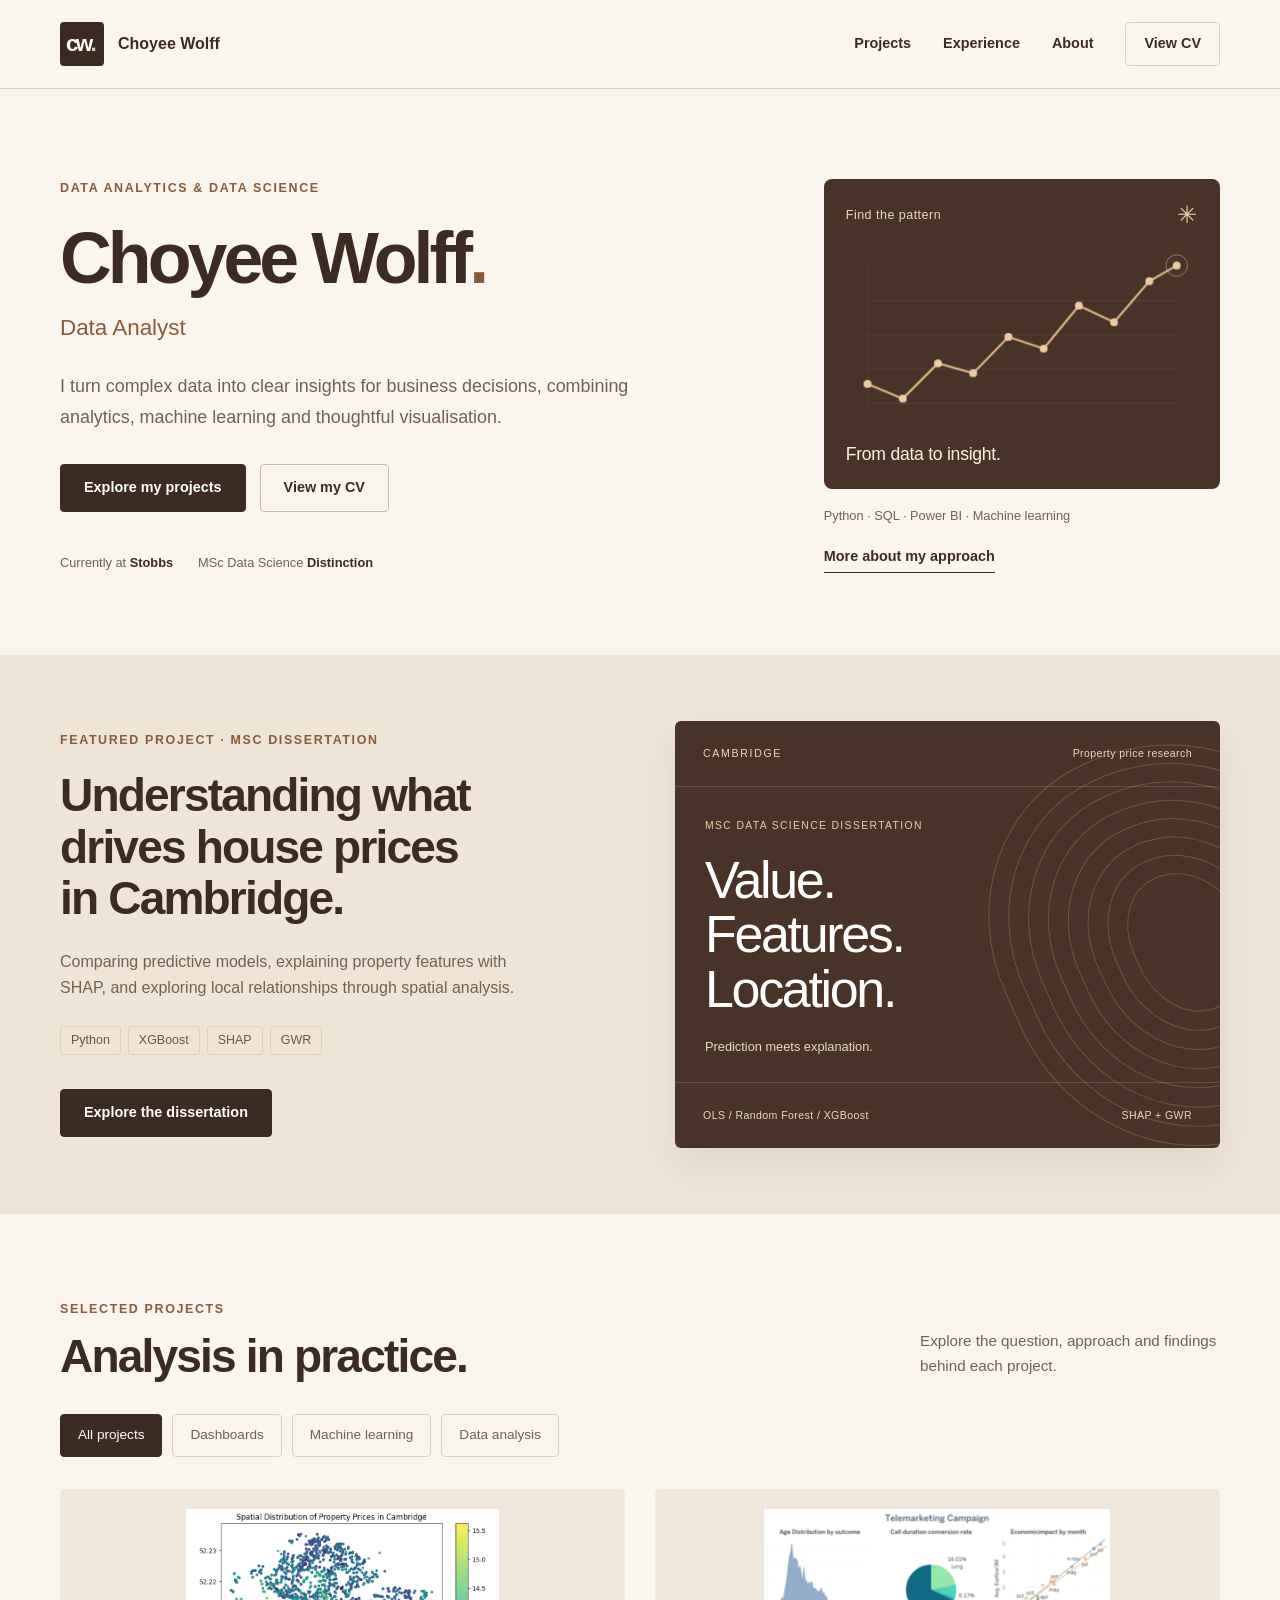
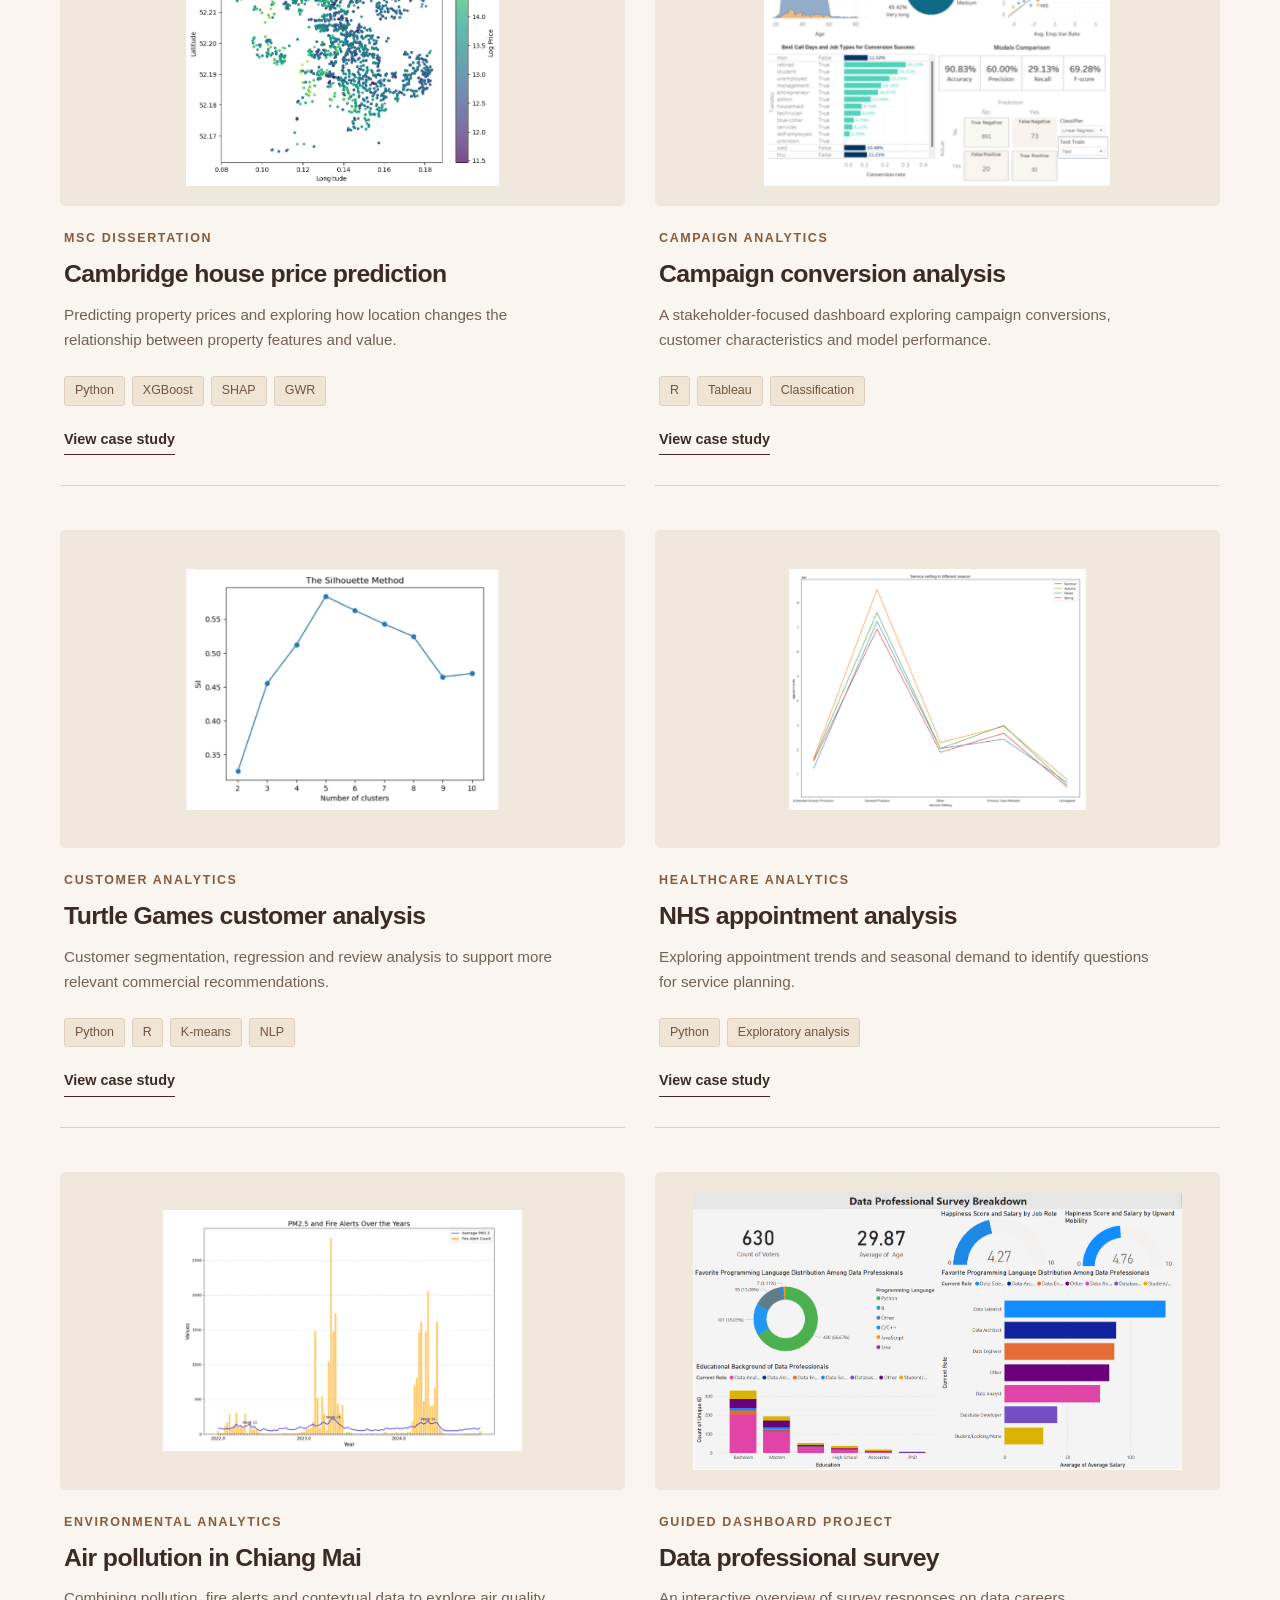
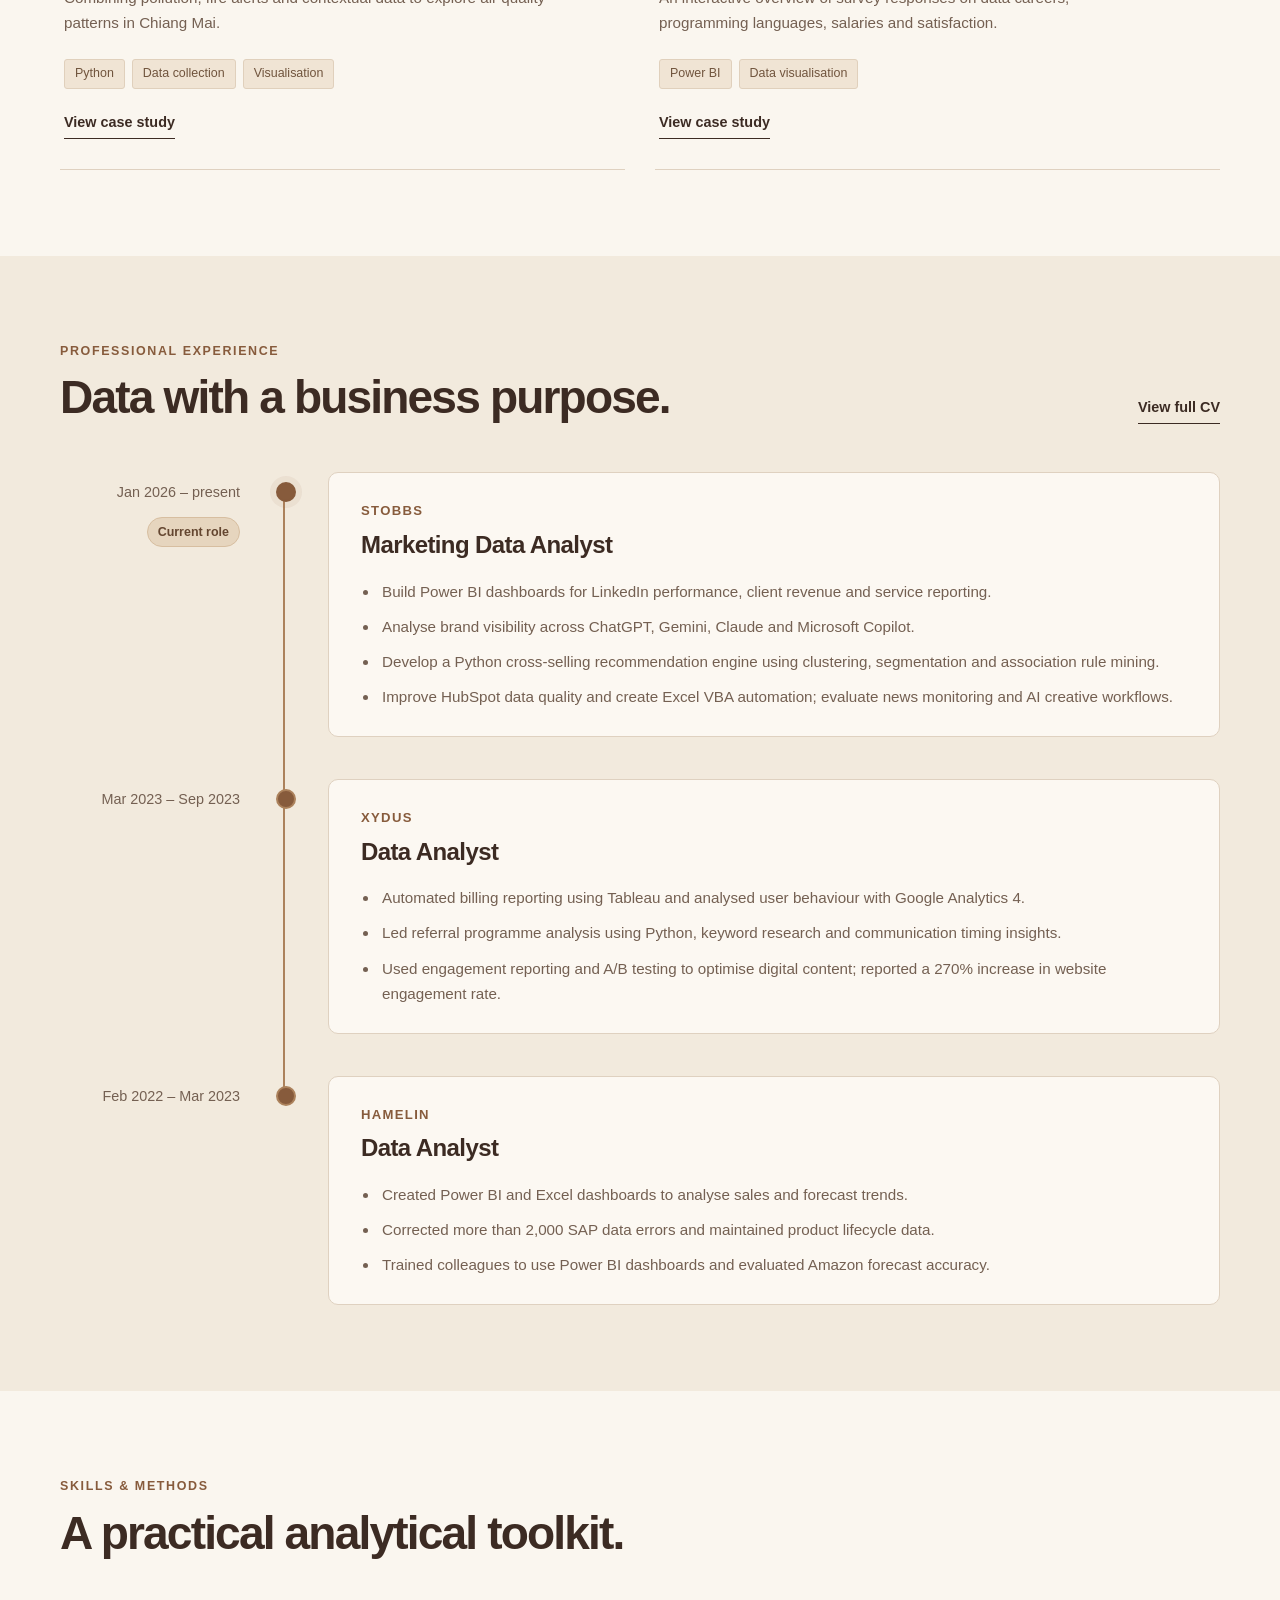
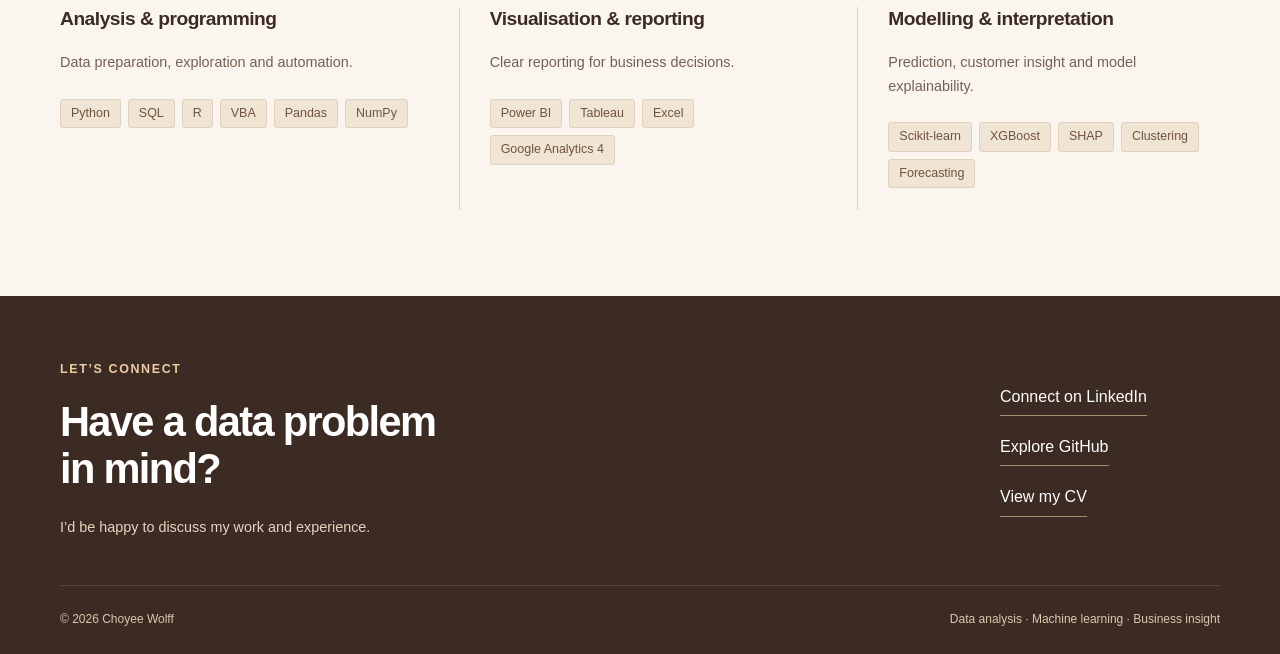
<file: index.html>
<!doctype html><html lang="en"><head><meta charset="utf-8"><meta name="viewport" content="width=device-width,initial-scale=1"><title>Data Analyst &amp; Data Science Portfolio | Choyee Wolff</title><meta name="description" content="I am a Data Analyst at Stobbs and an MSc Data Science graduate with Distinction. Explore my projects in analytics, machine learning and visualisation."><meta name="theme-color" content="#3c2b23"><link rel="icon" href="assets/favicon.svg" type="image/svg+xml"><link rel="stylesheet" href="assets/portfolio.css"><script src="assets/portfolio.js" defer></script></head><body><a class="skip" href="#main">Skip to content</a><header class="site-header"><div class="container nav-wrap"><a class="brand" href="index.html" aria-label="Choyee Wolff home"><span class="monogram" aria-hidden="true">cw<span>.</span></span><span>Choyee Wolff</span></a><nav aria-label="Main navigation"><a  href="index.html#projects">Projects</a><a  href="index.html#experience">Experience</a><a  href="about_me.html">About</a><a class="nav-cv"  href="cv.html">View CV</a></nav></div></header><main id="main"><section class="hero container"><div class="hero-copy"><p class="eyebrow">Data analytics &amp; data science</p><h1>Choyee Wolff<span class="title-dot">.</span></h1><p class="hero-role">Data Analyst</p><p class="hero-description">I turn complex data into clear insights for business decisions, combining analytics, machine learning and thoughtful visualisation.</p><div class="actions"><a class="button" href="#projects">Explore my projects</a><a class="button secondary" href="cv.html">View my CV</a></div><div class="hero-note"><span>Currently at <strong>Stobbs</strong></span><span>MSc Data Science <strong>Distinction</strong></span></div></div><aside class="hero-aside insight-aside"><div class="insight-art" aria-hidden="true"><div class="insight-art-label"><span>Find the pattern</span><span class="insight-spark">✳</span></div><svg class="insight-chart" viewBox="0 0 360 190" fill="none"><path class="insight-grid" d="M22 25V165H340M22 60H340M22 95H340M22 130H340"/><path class="insight-line" pathLength="1" d="M22 145L58 160L94 124L130 134L166 97L202 109L238 65L274 82L310 40L338 24"/><circle class="insight-dot" cx="22" cy="145" r="4" style="--dx:28px;--dy:-95px;--delay:0ms"/><circle class="insight-dot" cx="58" cy="160" r="4" style="--dx:222px;--dy:-110px;--delay:35ms"/><circle class="insight-dot" cx="94" cy="124" r="4" style="--dx:10px;--dy:36px;--delay:70ms"/><circle class="insight-dot" cx="130" cy="134" r="4" style="--dx:105px;--dy:-85px;--delay:105ms"/><circle class="insight-dot" cx="166" cy="97" r="4" style="--dx:-116px;--dy:63px;--delay:140ms"/><circle class="insight-dot" cx="202" cy="109" r="4" style="--dx:-118px;--dy:-80px;--delay:175ms"/><circle class="insight-dot" cx="238" cy="65" r="4" style="--dx:77px;--dy:73px;--delay:210ms"/><circle class="insight-dot" cx="274" cy="82" r="4" style="--dx:-100px;--dy:82px;--delay:245ms"/><circle class="insight-dot" cx="310" cy="40" r="4" style="--dx:-120px;--dy:80px;--delay:280ms"/><circle class="insight-dot" cx="338" cy="24" r="4" style="--dx:-225px;--dy:12px;--delay:315ms"/><circle class="insight-ring" cx="338" cy="24" r="11"/></svg><p>From data to insight.</p></div><p class="insight-tools">Python · SQL · Power BI · Machine learning</p><a class="text-link" href="about_me.html">More about my approach</a></aside></section>
<section class="featured-section"><div class="container featured"><div class="featured-copy"><p class="eyebrow">Featured project · MSc dissertation</p><h2>Understanding what<br>drives house prices<br>in Cambridge.</h2><p>Comparing predictive models, explaining property features with SHAP, and exploring local relationships through spatial analysis.</p><ul class="tags" aria-label="Tools and methods"><li>Python</li><li>XGBoost</li><li>SHAP</li><li>GWR</li></ul><a class="button" href="P.cambridge.html">Explore the dissertation</a></div><div class="research-visual" aria-label="Project focus: predictive models, explainability and spatial analysis"><div class="visual-top"><span>CAMBRIDGE</span><span>Property price research</span></div><div class="contours" aria-hidden="true"><i></i><i></i><i></i><i></i><i></i><i></i><i></i><i></i></div><div class="visual-caption"><span>MSc Data Science dissertation</span><strong>Value. <br>Features. <br>Location.</strong><p>Prediction meets explanation.</p></div><div class="visual-bottom"><span>OLS / Random Forest / XGBoost</span><span>SHAP + GWR</span></div></div></div></section>
<section id="projects" class="section container"><div class="section-heading"><div><p class="eyebrow">Selected projects</p><h2>Analysis in practice.</h2></div><p>Explore the question, approach and findings behind each project.</p></div><div class="filters" hidden role="group" aria-label="Filter projects"><button type="button" data-filter="all" aria-pressed="true">All projects</button><button type="button" data-filter="Dashboards" aria-pressed="false">Dashboards</button><button type="button" data-filter="Machine learning" aria-pressed="false">Machine learning</button><button type="button" data-filter="Data analysis" aria-pressed="false">Data analysis</button></div><p class="sr-only" id="filter-status" role="status" aria-live="polite"></p><div class="project-grid"><article class="project-card" data-category="Machine learning"><a class="project-image" href="P.cambridge.html" tabindex="-1" aria-hidden="true"><img src="images/cambridge-prices.png" alt="" loading="lazy" width="800" height="450"></a><div class="project-copy"><p class="eyebrow">MSc dissertation</p><h3><a href="P.cambridge.html">Cambridge house price prediction</a></h3><p>Predicting property prices and exploring how location changes the relationship between property features and value.</p><ul class="tags" aria-label="Tools and methods"><li>Python</li><li>XGBoost</li><li>SHAP</li><li>GWR</li></ul><a class="text-link" href="P.cambridge.html">View case study<span class="sr-only">: Cambridge house price prediction</span></a></div></article><article class="project-card" data-category="Dashboards"><a class="project-image" href="P.telemarketing.html" tabindex="-1" aria-hidden="true"><img src="images/dataV.png" alt="" loading="lazy" width="800" height="450"></a><div class="project-copy"><p class="eyebrow">Campaign analytics</p><h3><a href="P.telemarketing.html">Campaign conversion analysis</a></h3><p>A stakeholder-focused dashboard exploring campaign conversions, customer characteristics and model performance.</p><ul class="tags" aria-label="Tools and methods"><li>R</li><li>Tableau</li><li>Classification</li></ul><a class="text-link" href="P.telemarketing.html">View case study<span class="sr-only">: Campaign conversion analysis</span></a></div></article><article class="project-card" data-category="Machine learning"><a class="project-image" href="P.game.html" tabindex="-1" aria-hidden="true"><img src="images/game4.png" alt="" loading="lazy" width="800" height="450"></a><div class="project-copy"><p class="eyebrow">Customer analytics</p><h3><a href="P.game.html">Turtle Games customer analysis</a></h3><p>Customer segmentation, regression and review analysis to support more relevant commercial recommendations.</p><ul class="tags" aria-label="Tools and methods"><li>Python</li><li>R</li><li>K-means</li><li>NLP</li></ul><a class="text-link" href="P.game.html">View case study<span class="sr-only">: Turtle Games customer analysis</span></a></div></article><article class="project-card" data-category="Data analysis"><a class="project-image" href="P.nhs.html" tabindex="-1" aria-hidden="true"><img src="images/nhs2.png" alt="" loading="lazy" width="800" height="450"></a><div class="project-copy"><p class="eyebrow">Healthcare analytics</p><h3><a href="P.nhs.html">NHS appointment analysis</a></h3><p>Exploring appointment trends and seasonal demand to identify questions for service planning.</p><ul class="tags" aria-label="Tools and methods"><li>Python</li><li>Exploratory analysis</li></ul><a class="text-link" href="P.nhs.html">View case study<span class="sr-only">: NHS appointment analysis</span></a></div></article><article class="project-card" data-category="Data analysis"><a class="project-image" href="P.pollution.html" tabindex="-1" aria-hidden="true"><img src="images/pollution5.png" alt="" loading="lazy" width="800" height="450"></a><div class="project-copy"><p class="eyebrow">Environmental analytics</p><h3><a href="P.pollution.html">Air pollution in Chiang Mai</a></h3><p>Combining pollution, fire alerts and contextual data to explore air quality patterns in Chiang Mai.</p><ul class="tags" aria-label="Tools and methods"><li>Python</li><li>Data collection</li><li>Visualisation</li></ul><a class="text-link" href="P.pollution.html">View case study<span class="sr-only">: Air pollution in Chiang Mai</span></a></div></article><article class="project-card" data-category="Dashboards"><a class="project-image" href="P.alex.html" tabindex="-1" aria-hidden="true"><img src="images/alex1.png" alt="" loading="lazy" width="800" height="450"></a><div class="project-copy"><p class="eyebrow">Guided dashboard project</p><h3><a href="P.alex.html">Data professional survey</a></h3><p>An interactive overview of survey responses on data careers, programming languages, salaries and satisfaction.</p><ul class="tags" aria-label="Tools and methods"><li>Power BI</li><li>Data visualisation</li></ul><a class="text-link" href="P.alex.html">View case study<span class="sr-only">: Data professional survey</span></a></div></article></div></section>
<section id="experience" class="experience-section section"><div class="container"><div class="section-heading"><div><p class="eyebrow">Professional experience</p><h2>Data with a business purpose.</h2></div><a class="text-link" href="cv.html">View full CV</a></div><ol class="experience-timeline" aria-label="Career timeline"><li class="timeline-step"><div class="timeline-period"><p>Jan 2026 – present</p><span class="current-role">Current role</span></div><span class="timeline-node" aria-hidden="true"></span><article class="timeline-body"><p class="timeline-company">Stobbs</p><h3>Marketing Data Analyst</h3><ul><li>Build Power BI dashboards for LinkedIn performance, client revenue and service reporting.</li><li>Analyse brand visibility across ChatGPT, Gemini, Claude and Microsoft Copilot.</li><li>Develop a Python cross-selling recommendation engine using clustering, segmentation and association rule mining.</li><li>Improve HubSpot data quality and create Excel VBA automation; evaluate news monitoring and AI creative workflows.</li></ul></article></li><li class="timeline-step"><div class="timeline-period"><p>Mar 2023 – Sep 2023</p></div><span class="timeline-node" aria-hidden="true"></span><article class="timeline-body"><p class="timeline-company">Xydus</p><h3>Data Analyst</h3><ul><li>Automated billing reporting using Tableau and analysed user behaviour with Google Analytics 4.</li><li>Led referral programme analysis using Python, keyword research and communication timing insights.</li><li>Used engagement reporting and A/B testing to optimise digital content; reported a 270% increase in website engagement rate.</li></ul></article></li><li class="timeline-step"><div class="timeline-period"><p>Feb 2022 – Mar 2023</p></div><span class="timeline-node" aria-hidden="true"></span><article class="timeline-body"><p class="timeline-company">Hamelin</p><h3>Data Analyst</h3><ul><li>Created Power BI and Excel dashboards to analyse sales and forecast trends.</li><li>Corrected more than 2,000 SAP data errors and maintained product lifecycle data.</li><li>Trained colleagues to use Power BI dashboards and evaluated Amazon forecast accuracy.</li></ul></article></li></ol></div></section>
<section id="skills" class="section container"><div class="section-heading"><div><p class="eyebrow">Skills &amp; methods</p><h2>A practical analytical toolkit.</h2></div></div><div class="skill-grid"><article><h3>Analysis &amp; programming</h3><p>Data preparation, exploration and automation.</p><ul class="tags" aria-label="Tools and methods"><li>Python</li><li>SQL</li><li>R</li><li>VBA</li><li>Pandas</li><li>NumPy</li></ul></article><article><h3>Visualisation &amp; reporting</h3><p>Clear reporting for business decisions.</p><ul class="tags" aria-label="Tools and methods"><li>Power BI</li><li>Tableau</li><li>Excel</li><li>Google Analytics 4</li></ul></article><article><h3>Modelling &amp; interpretation</h3><p>Prediction, customer insight and model explainability.</p><ul class="tags" aria-label="Tools and methods"><li>Scikit-learn</li><li>XGBoost</li><li>SHAP</li><li>Clustering</li><li>Forecasting</li></ul></article></div></section></main><footer class="site-footer"><div class="container"><div class="footer-top"><div><p class="eyebrow">Let’s connect</p><h2>Have a data problem<br>in mind?</h2><p>I’d be happy to discuss my work and experience.</p></div><div class="footer-links"><a href="https://www.linkedin.com/in/ch00yee/">Connect on LinkedIn</a><a href="https://github.com/Choyee-Wolff">Explore GitHub</a><a href="cv.html">View my CV</a></div></div><div class="footer-bottom"><span>© 2026 Choyee Wolff</span><span>Data analysis · Machine learning · Business insight</span></div></div></footer></body></html>
</file>
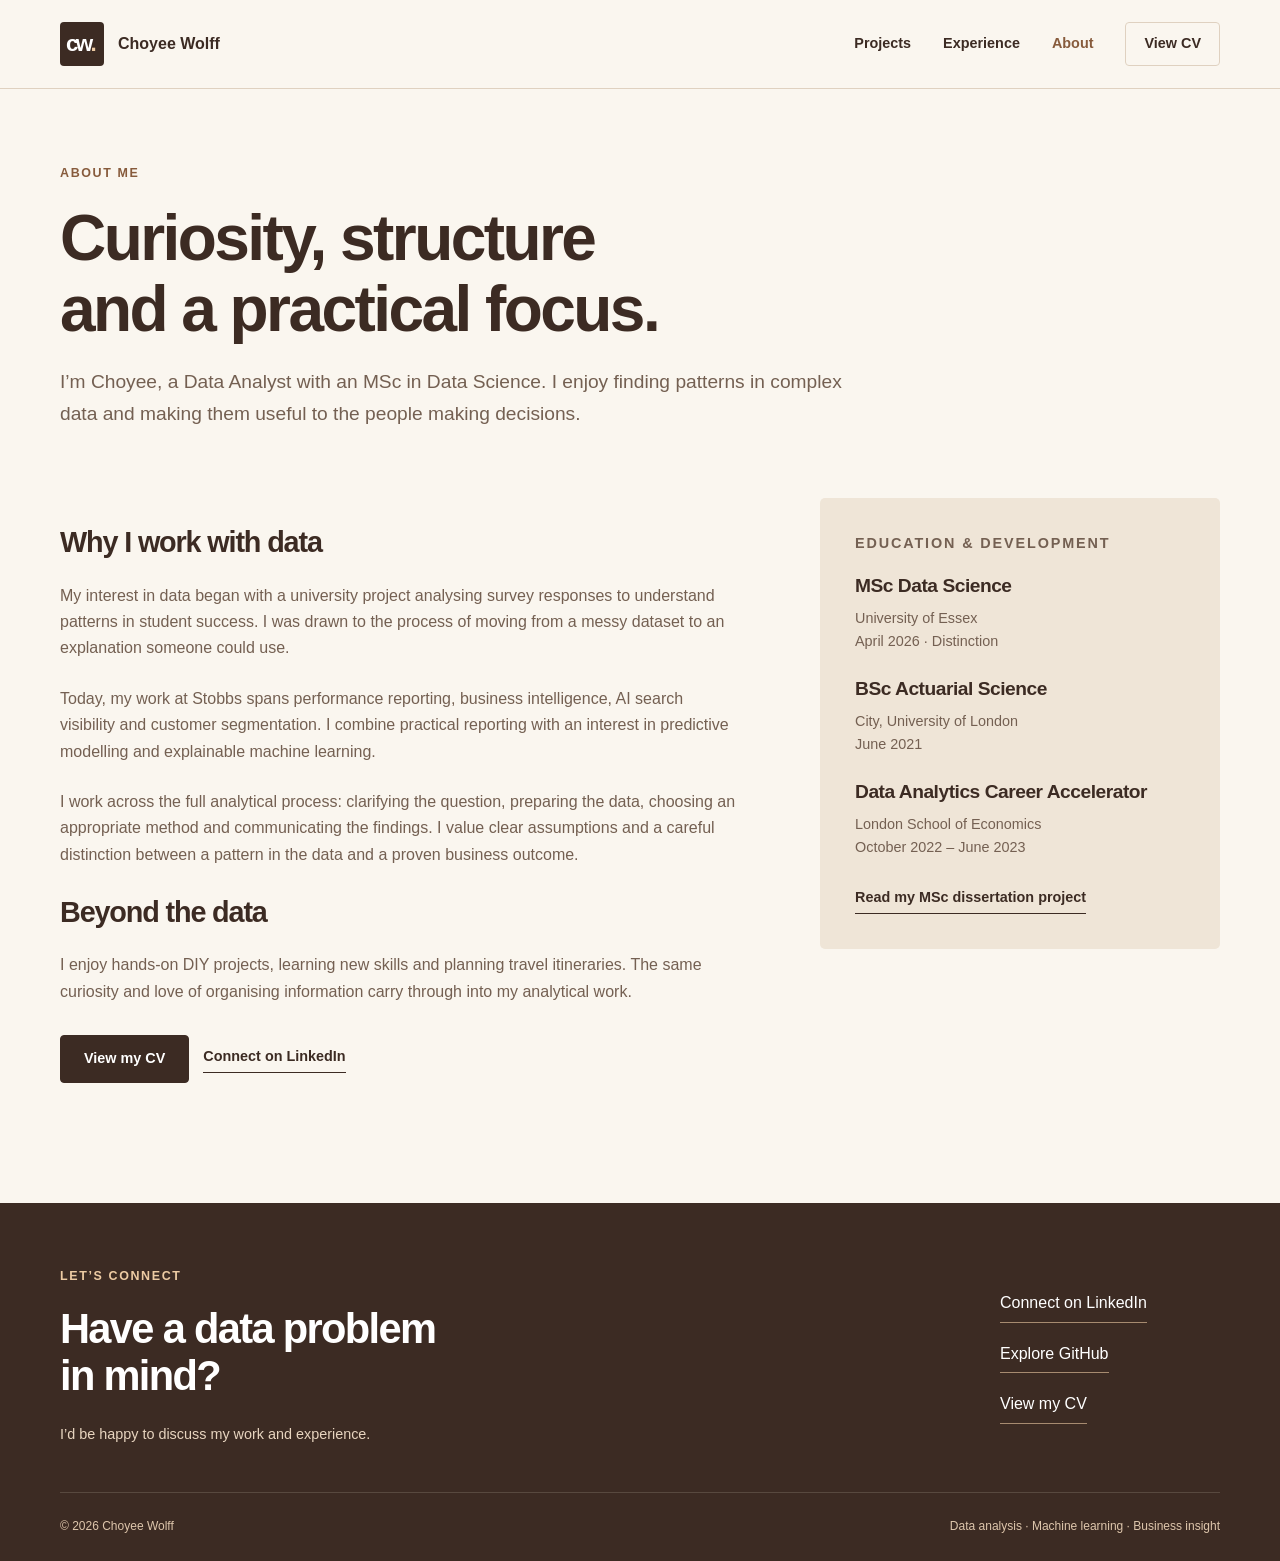
<file: about_me.html>
<!doctype html><html lang="en"><head><meta charset="utf-8"><meta name="viewport" content="width=device-width,initial-scale=1"><title>About | Choyee Wolff</title><meta name="description" content="I am a Data Analyst and MSc Data Science graduate with Distinction. Read about my experience, education and approach to working with data."><meta name="theme-color" content="#3c2b23"><link rel="icon" href="assets/favicon.svg" type="image/svg+xml"><link rel="stylesheet" href="assets/portfolio.css"><script src="assets/portfolio.js" defer></script></head><body><a class="skip" href="#main">Skip to content</a><header class="site-header"><div class="container nav-wrap"><a class="brand" href="index.html" aria-label="Choyee Wolff home"><span class="monogram" aria-hidden="true">cw<span>.</span></span><span>Choyee Wolff</span></a><nav aria-label="Main navigation"><a  href="index.html#projects">Projects</a><a  href="index.html#experience">Experience</a><a aria-current="page" href="about_me.html">About</a><a class="nav-cv"  href="cv.html">View CV</a></nav></div></header><main id="main"><section class="container about-hero"><p class="eyebrow">About me</p><h1>Curiosity, structure<br>and a practical focus.</h1><p class="case-lead">I’m Choyee, a Data Analyst with an MSc in Data Science. I enjoy finding patterns in complex data and making them useful to the people making decisions.</p></section><section class="container about-layout"><div><h2>Why I work with data</h2><p>My interest in data began with a university project analysing survey responses to understand patterns in student success. I was drawn to the process of moving from a messy dataset to an explanation someone could use.</p><p>Today, my work at Stobbs spans performance reporting, business intelligence, AI search visibility and customer segmentation. I combine practical reporting with an interest in predictive modelling and explainable machine learning.</p><p>I work across the full analytical process: clarifying the question, preparing the data, choosing an appropriate method and communicating the findings. I value clear assumptions and a careful distinction between a pattern in the data and a proven business outcome.</p><h2>Beyond the data</h2><p>I enjoy hands-on DIY projects, learning new skills and planning travel itineraries. The same curiosity and love of organising information carry through into my analytical work.</p><div class="actions"><a class="button" href="cv.html">View my CV</a><a class="text-link" href="https://www.linkedin.com/in/ch00yee/">Connect on LinkedIn</a></div></div><aside class="education-panel"><p class="eyebrow">Education &amp; development</p><h3>MSc Data Science</h3><p>University of Essex<br>April 2026 · Distinction</p><h3>BSc Actuarial Science</h3><p>City, University of London<br>June 2021</p><h3>Data Analytics Career Accelerator</h3><p>London School of Economics<br>October 2022 – June 2023</p><a class="text-link" href="P.cambridge.html">Read my MSc dissertation project</a></aside></section></main><footer class="site-footer"><div class="container"><div class="footer-top"><div><p class="eyebrow">Let’s connect</p><h2>Have a data problem<br>in mind?</h2><p>I’d be happy to discuss my work and experience.</p></div><div class="footer-links"><a href="https://www.linkedin.com/in/ch00yee/">Connect on LinkedIn</a><a href="https://github.com/Choyee-Wolff">Explore GitHub</a><a href="cv.html">View my CV</a></div></div><div class="footer-bottom"><span>© 2026 Choyee Wolff</span><span>Data analysis · Machine learning · Business insight</span></div></div></footer></body></html>
</file>
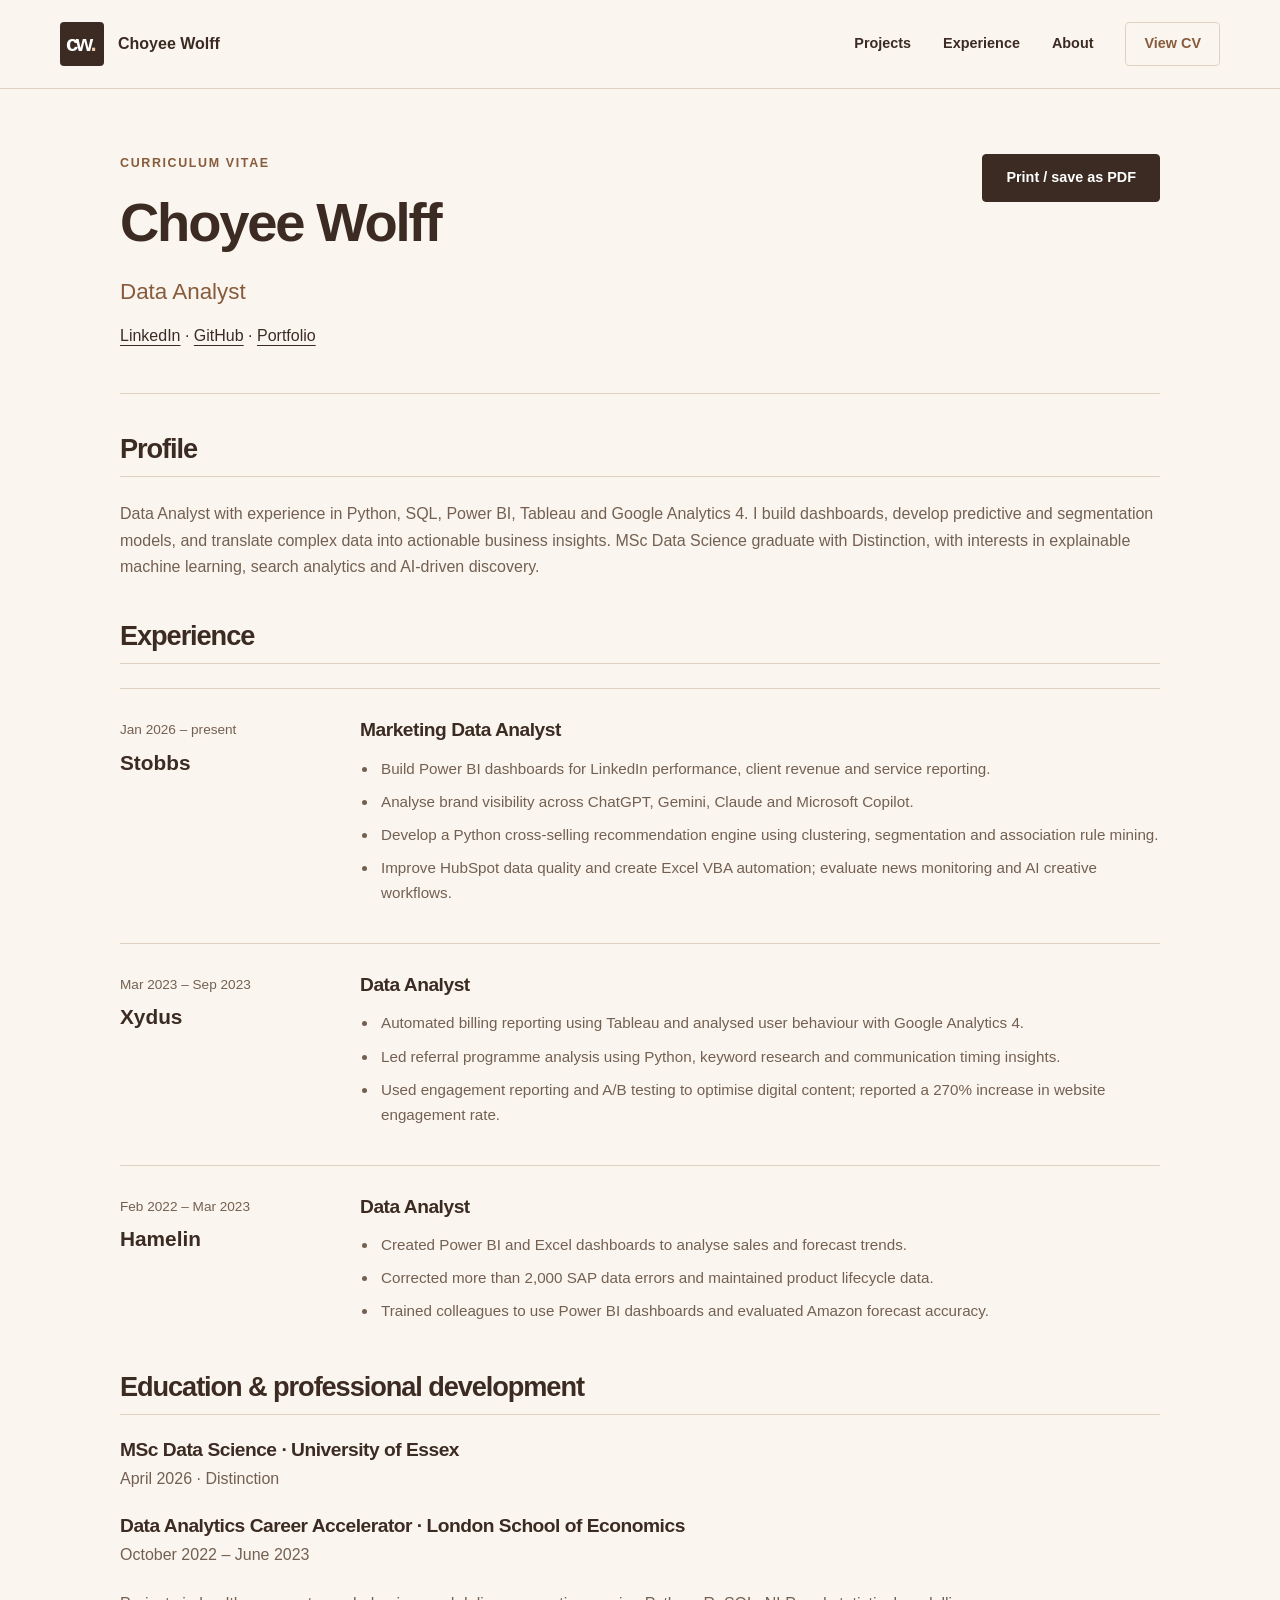
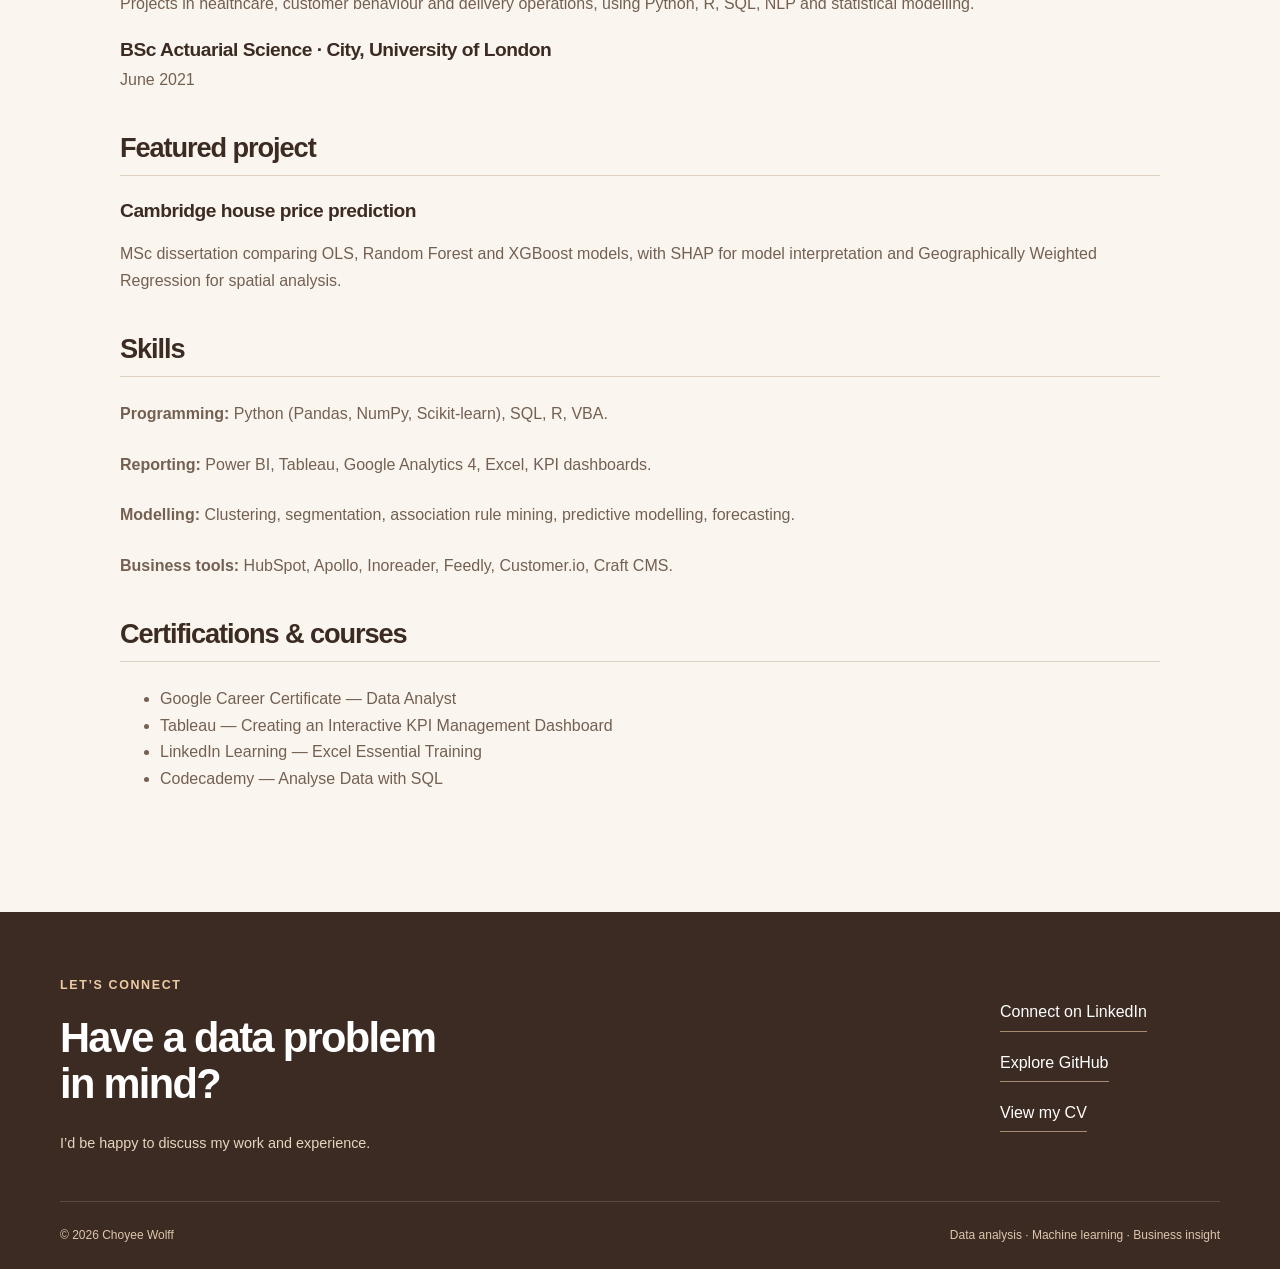
<file: cv.html>
<!doctype html><html lang="en"><head><meta charset="utf-8"><meta name="viewport" content="width=device-width,initial-scale=1"><title>CV | Choyee Wolff</title><meta name="description" content="My professional experience, education, projects and analytical skills."><meta name="theme-color" content="#3c2b23"><link rel="icon" href="assets/favicon.svg" type="image/svg+xml"><link rel="stylesheet" href="assets/portfolio.css"><script src="assets/portfolio.js" defer></script></head><body><a class="skip" href="#main">Skip to content</a><header class="site-header"><div class="container nav-wrap"><a class="brand" href="index.html" aria-label="Choyee Wolff home"><span class="monogram" aria-hidden="true">cw<span>.</span></span><span>Choyee Wolff</span></a><nav aria-label="Main navigation"><a  href="index.html#projects">Projects</a><a  href="index.html#experience">Experience</a><a  href="about_me.html">About</a><a class="nav-cv" aria-current="page" href="cv.html">View CV</a></nav></div></header><main id="main"><article class="container cv-document"><header class="cv-heading"><div><p class="eyebrow">Curriculum vitae</p><h1>Choyee Wolff</h1><p class="hero-role">Data Analyst</p><p><a href="https://www.linkedin.com/in/ch00yee/">LinkedIn</a> · <a href="https://github.com/Choyee-Wolff">GitHub</a> · <a href="index.html">Portfolio</a></p></div><button class="button print-button" type="button" hidden>Print / save as PDF</button></header><section><h2>Profile</h2><p>Data Analyst with experience in Python, SQL, Power BI, Tableau and Google Analytics 4. I build dashboards, develop predictive and segmentation models, and translate complex data into actionable business insights. MSc Data Science graduate with Distinction, with interests in explainable machine learning, search analytics and AI-driven discovery.</p></section><section><h2>Experience</h2><article class="role"><div><p class="role-date">Jan 2026 – present</p><p class="company">Stobbs</p></div><div><h3>Marketing Data Analyst</h3><ul><li>Build Power BI dashboards for LinkedIn performance, client revenue and service reporting.</li><li>Analyse brand visibility across ChatGPT, Gemini, Claude and Microsoft Copilot.</li><li>Develop a Python cross-selling recommendation engine using clustering, segmentation and association rule mining.</li><li>Improve HubSpot data quality and create Excel VBA automation; evaluate news monitoring and AI creative workflows.</li></ul></div></article><article class="role"><div><p class="role-date">Mar 2023 – Sep 2023</p><p class="company">Xydus</p></div><div><h3>Data Analyst</h3><ul><li>Automated billing reporting using Tableau and analysed user behaviour with Google Analytics 4.</li><li>Led referral programme analysis using Python, keyword research and communication timing insights.</li><li>Used engagement reporting and A/B testing to optimise digital content; reported a 270% increase in website engagement rate.</li></ul></div></article><article class="role"><div><p class="role-date">Feb 2022 – Mar 2023</p><p class="company">Hamelin</p></div><div><h3>Data Analyst</h3><ul><li>Created Power BI and Excel dashboards to analyse sales and forecast trends.</li><li>Corrected more than 2,000 SAP data errors and maintained product lifecycle data.</li><li>Trained colleagues to use Power BI dashboards and evaluated Amazon forecast accuracy.</li></ul></div></article></section><section><h2>Education &amp; professional development</h2><div class="cv-education"><h3>MSc Data Science · University of Essex</h3><p>April 2026 · Distinction</p><h3>Data Analytics Career Accelerator · London School of Economics</h3><p>October 2022 – June 2023</p><p>Projects in healthcare, customer behaviour and delivery operations, using Python, R, SQL, NLP and statistical modelling.</p><h3>BSc Actuarial Science · City, University of London</h3><p>June 2021</p></div></section><section><h2>Featured project</h2><h3><a href="P.cambridge.html">Cambridge house price prediction</a></h3><p>MSc dissertation comparing OLS, Random Forest and XGBoost models, with SHAP for model interpretation and Geographically Weighted Regression for spatial analysis.</p></section><section><h2>Skills</h2><p><strong>Programming:</strong> Python (Pandas, NumPy, Scikit-learn), SQL, R, VBA.</p><p><strong>Reporting:</strong> Power BI, Tableau, Google Analytics 4, Excel, KPI dashboards.</p><p><strong>Modelling:</strong> Clustering, segmentation, association rule mining, predictive modelling, forecasting.</p><p><strong>Business tools:</strong> HubSpot, Apollo, Inoreader, Feedly, Customer.io, Craft CMS.</p></section><section><h2>Certifications &amp; courses</h2><ul><li>Google Career Certificate — Data Analyst</li><li>Tableau — Creating an Interactive KPI Management Dashboard</li><li>LinkedIn Learning — Excel Essential Training</li><li>Codecademy — Analyse Data with SQL</li></ul></section></article></main><footer class="site-footer"><div class="container"><div class="footer-top"><div><p class="eyebrow">Let’s connect</p><h2>Have a data problem<br>in mind?</h2><p>I’d be happy to discuss my work and experience.</p></div><div class="footer-links"><a href="https://www.linkedin.com/in/ch00yee/">Connect on LinkedIn</a><a href="https://github.com/Choyee-Wolff">Explore GitHub</a><a href="cv.html">View my CV</a></div></div><div class="footer-bottom"><span>© 2026 Choyee Wolff</span><span>Data analysis · Machine learning · Business insight</span></div></div></footer></body></html>
</file>
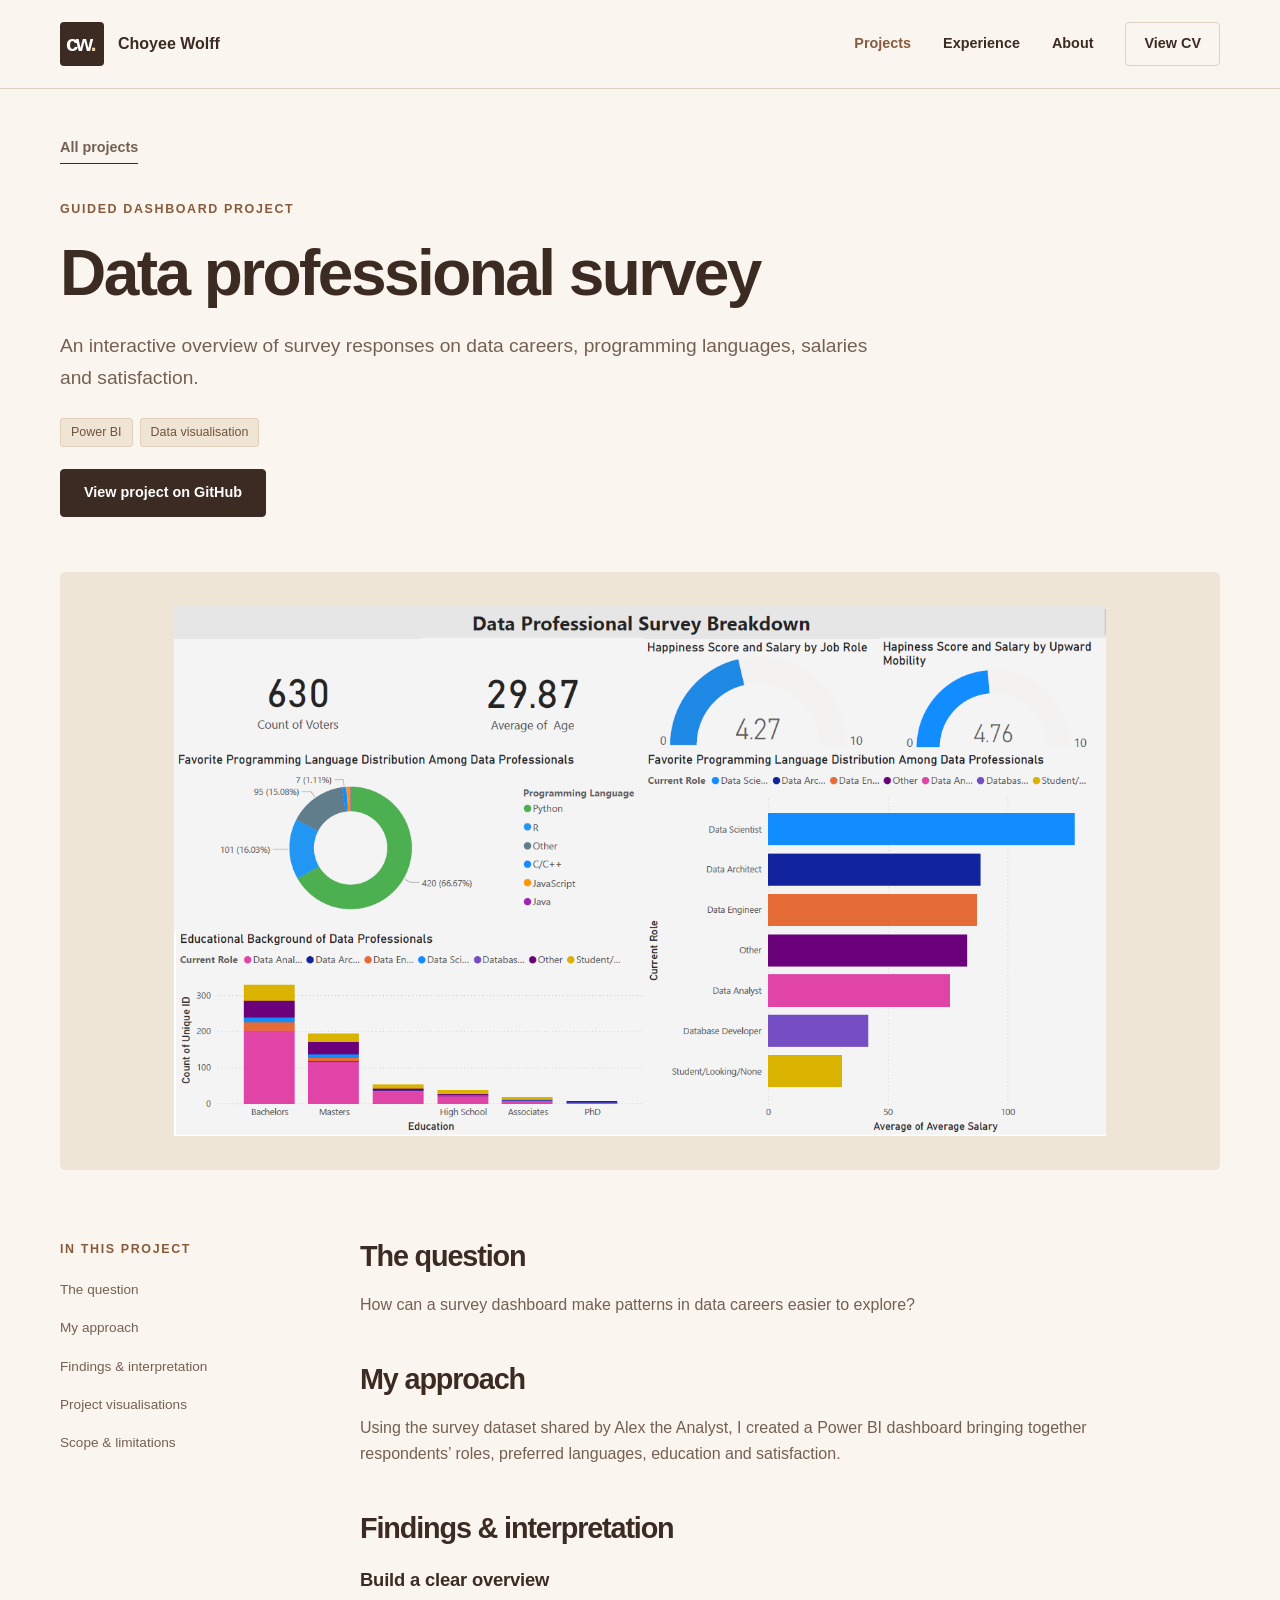
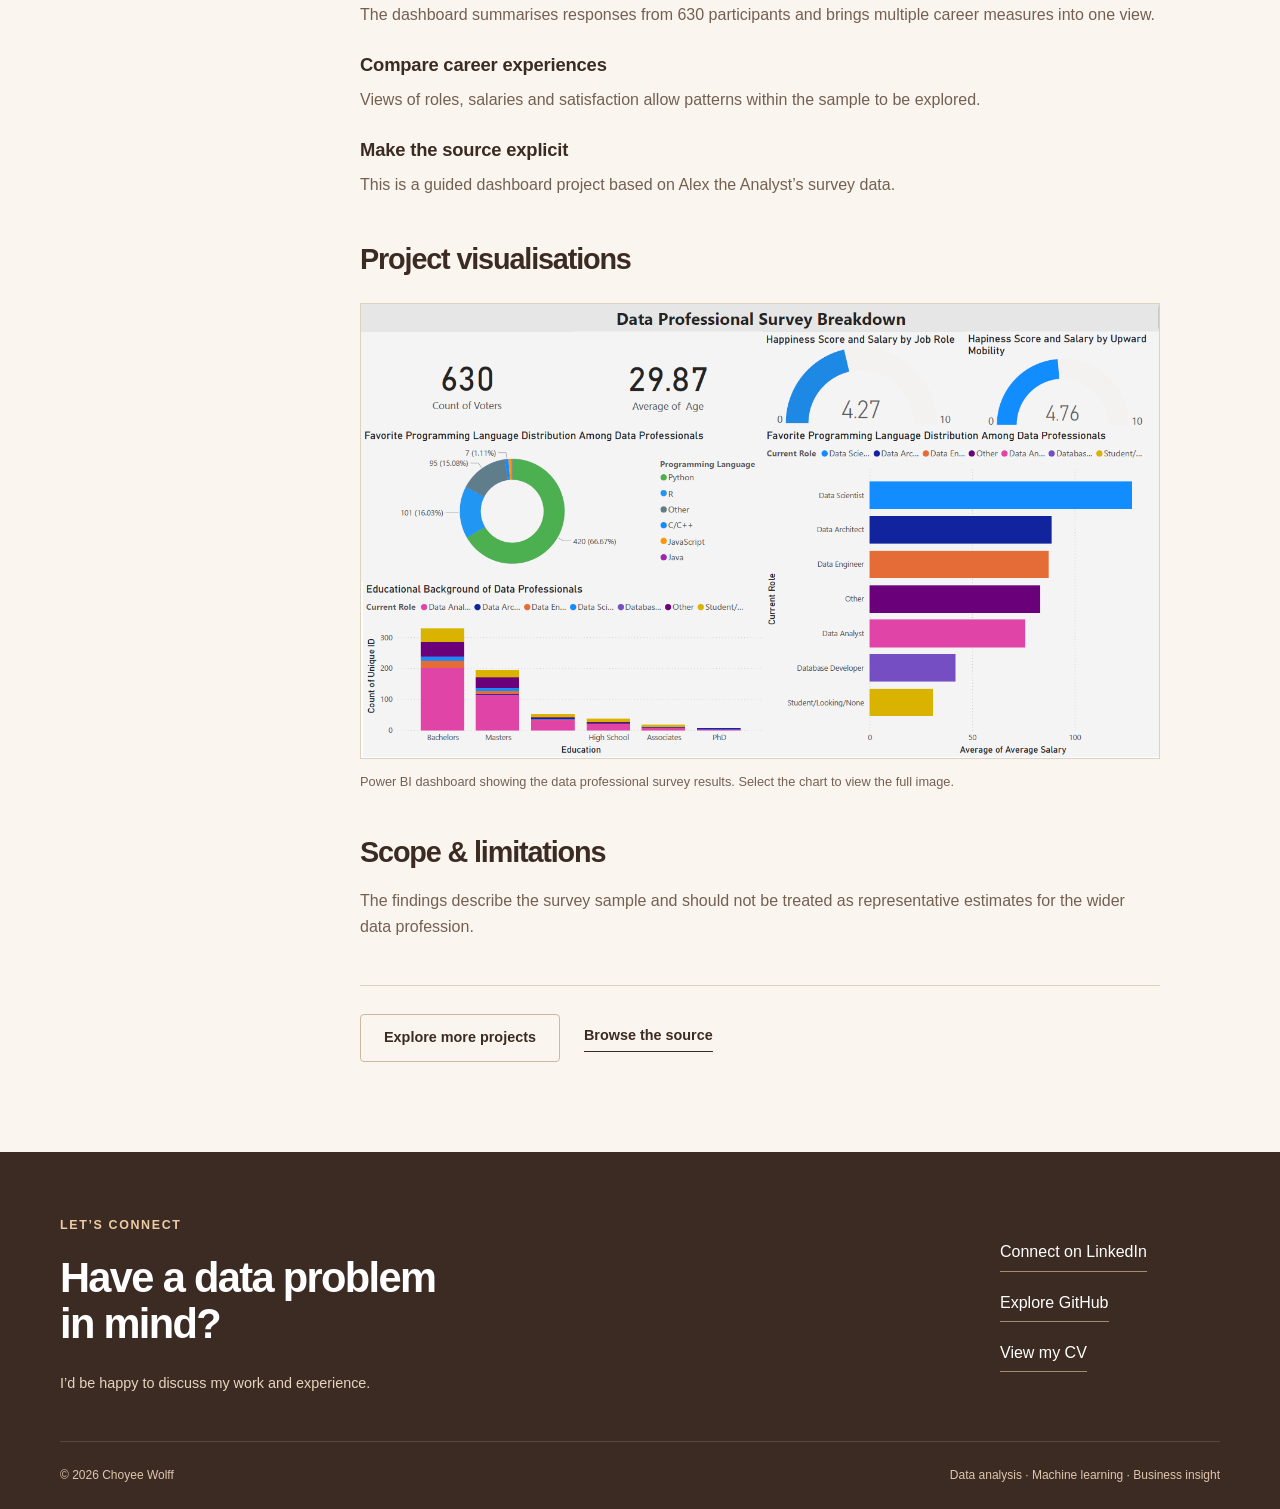
<file: P.alex.html>
<!doctype html><html lang="en"><head><meta charset="utf-8"><meta name="viewport" content="width=device-width,initial-scale=1"><title>Data professional survey | Choyee Wolff</title><meta name="description" content="An interactive overview of survey responses on data careers, programming languages, salaries and satisfaction."><meta name="theme-color" content="#3c2b23"><link rel="icon" href="assets/favicon.svg" type="image/svg+xml"><link rel="stylesheet" href="assets/portfolio.css"><script src="assets/portfolio.js" defer></script></head><body><a class="skip" href="#main">Skip to content</a><header class="site-header"><div class="container nav-wrap"><a class="brand" href="index.html" aria-label="Choyee Wolff home"><span class="monogram" aria-hidden="true">cw<span>.</span></span><span>Choyee Wolff</span></a><nav aria-label="Main navigation"><a aria-current="page" href="index.html#projects">Projects</a><a  href="index.html#experience">Experience</a><a  href="about_me.html">About</a><a class="nav-cv"  href="cv.html">View CV</a></nav></div></header><main id="main"><section class="case-hero container"><a class="text-link breadcrumb" href="index.html#projects">All projects</a><p class="eyebrow">Guided dashboard project</p><h1>Data professional survey</h1><p class="case-lead">An interactive overview of survey responses on data careers, programming languages, salaries and satisfaction.</p><ul class="tags" aria-label="Tools and methods"><li>Power BI</li><li>Data visualisation</li></ul><a class="button" href="https://github.com/Choyee-Wolff/PowerBI">View project on GitHub</a></section><div class="container case-cover"><img src="images/alex1.png" alt="Data professional survey project visualisation"></div><div class="container case-body"><aside class="case-index"><p class="eyebrow">In this project</p><nav aria-label="Case study sections"><a href="#question">The question</a><a href="#approach">My approach</a><a href="#findings">Findings &amp; interpretation</a><a href="#visuals">Project visualisations</a><a href="#limitations">Scope &amp; limitations</a></nav></aside><article class="case-content"><section id="question"><h2>The question</h2><p>How can a survey dashboard make patterns in data careers easier to explore?</p></section><section id="approach"><h2>My approach</h2><p>Using the survey dataset shared by Alex the Analyst, I created a Power BI dashboard bringing together respondents’ roles, preferred languages, education and satisfaction.</p></section><section id="findings"><h2>Findings &amp; interpretation</h2><h3>Build a clear overview</h3><p>The dashboard summarises responses from 630 participants and brings multiple career measures into one view.</p><h3>Compare career experiences</h3><p>Views of roles, salaries and satisfaction allow patterns within the sample to be explored.</p><h3>Make the source explicit</h3><p>This is a guided dashboard project based on Alex the Analyst’s survey data.</p></section><section id="visuals"><h2>Project visualisations</h2><figure><a href="images/alex1.png"><img src="images/alex1.png" alt="Power BI dashboard showing the data professional survey results" loading="lazy"></a><figcaption>Power BI dashboard showing the data professional survey results. Select the chart to view the full image.</figcaption></figure></section><section id="limitations"><h2>Scope &amp; limitations</h2><p>The findings describe the survey sample and should not be treated as representative estimates for the wider data profession.</p></section><div class="case-end"><a class="button secondary" href="index.html#projects">Explore more projects</a><a class="text-link" href="https://github.com/Choyee-Wolff/PowerBI">Browse the source</a></div></article></div></main><footer class="site-footer"><div class="container"><div class="footer-top"><div><p class="eyebrow">Let’s connect</p><h2>Have a data problem<br>in mind?</h2><p>I’d be happy to discuss my work and experience.</p></div><div class="footer-links"><a href="https://www.linkedin.com/in/ch00yee/">Connect on LinkedIn</a><a href="https://github.com/Choyee-Wolff">Explore GitHub</a><a href="cv.html">View my CV</a></div></div><div class="footer-bottom"><span>© 2026 Choyee Wolff</span><span>Data analysis · Machine learning · Business insight</span></div></div></footer></body></html>
</file>
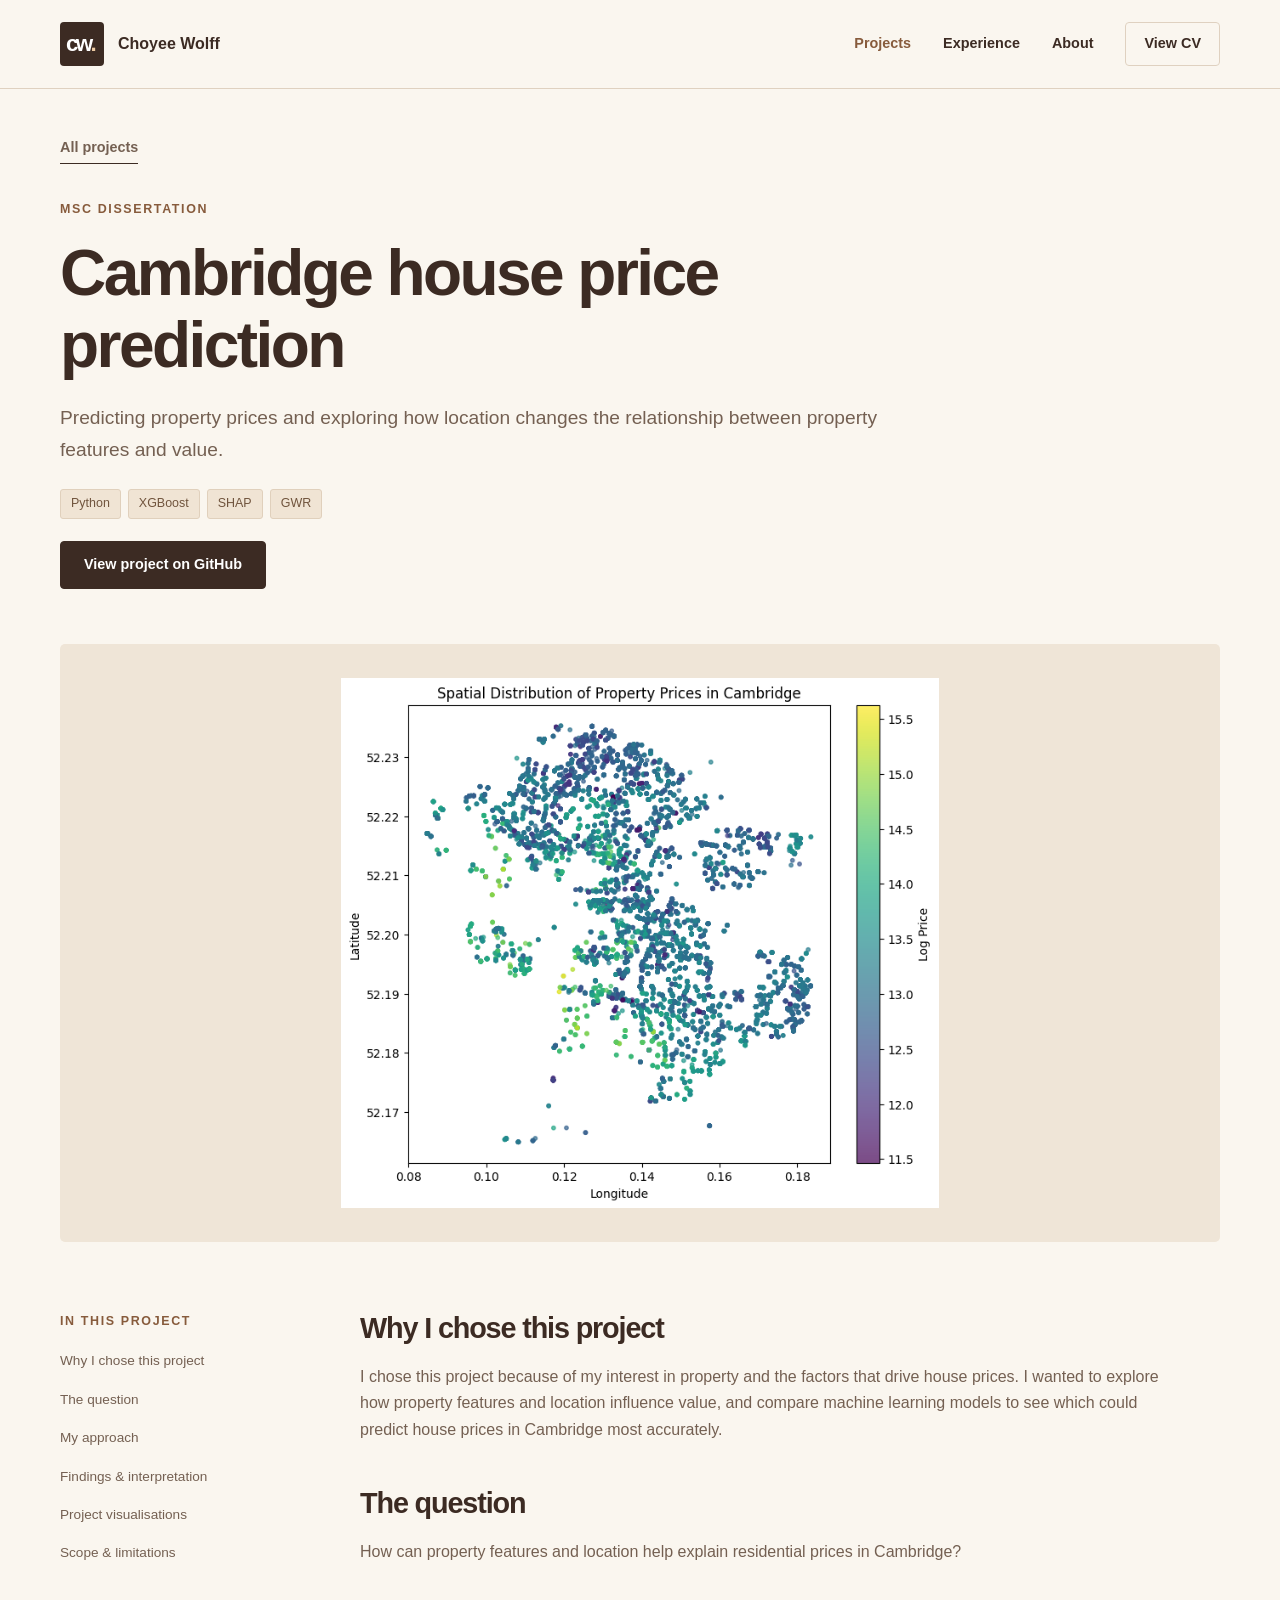
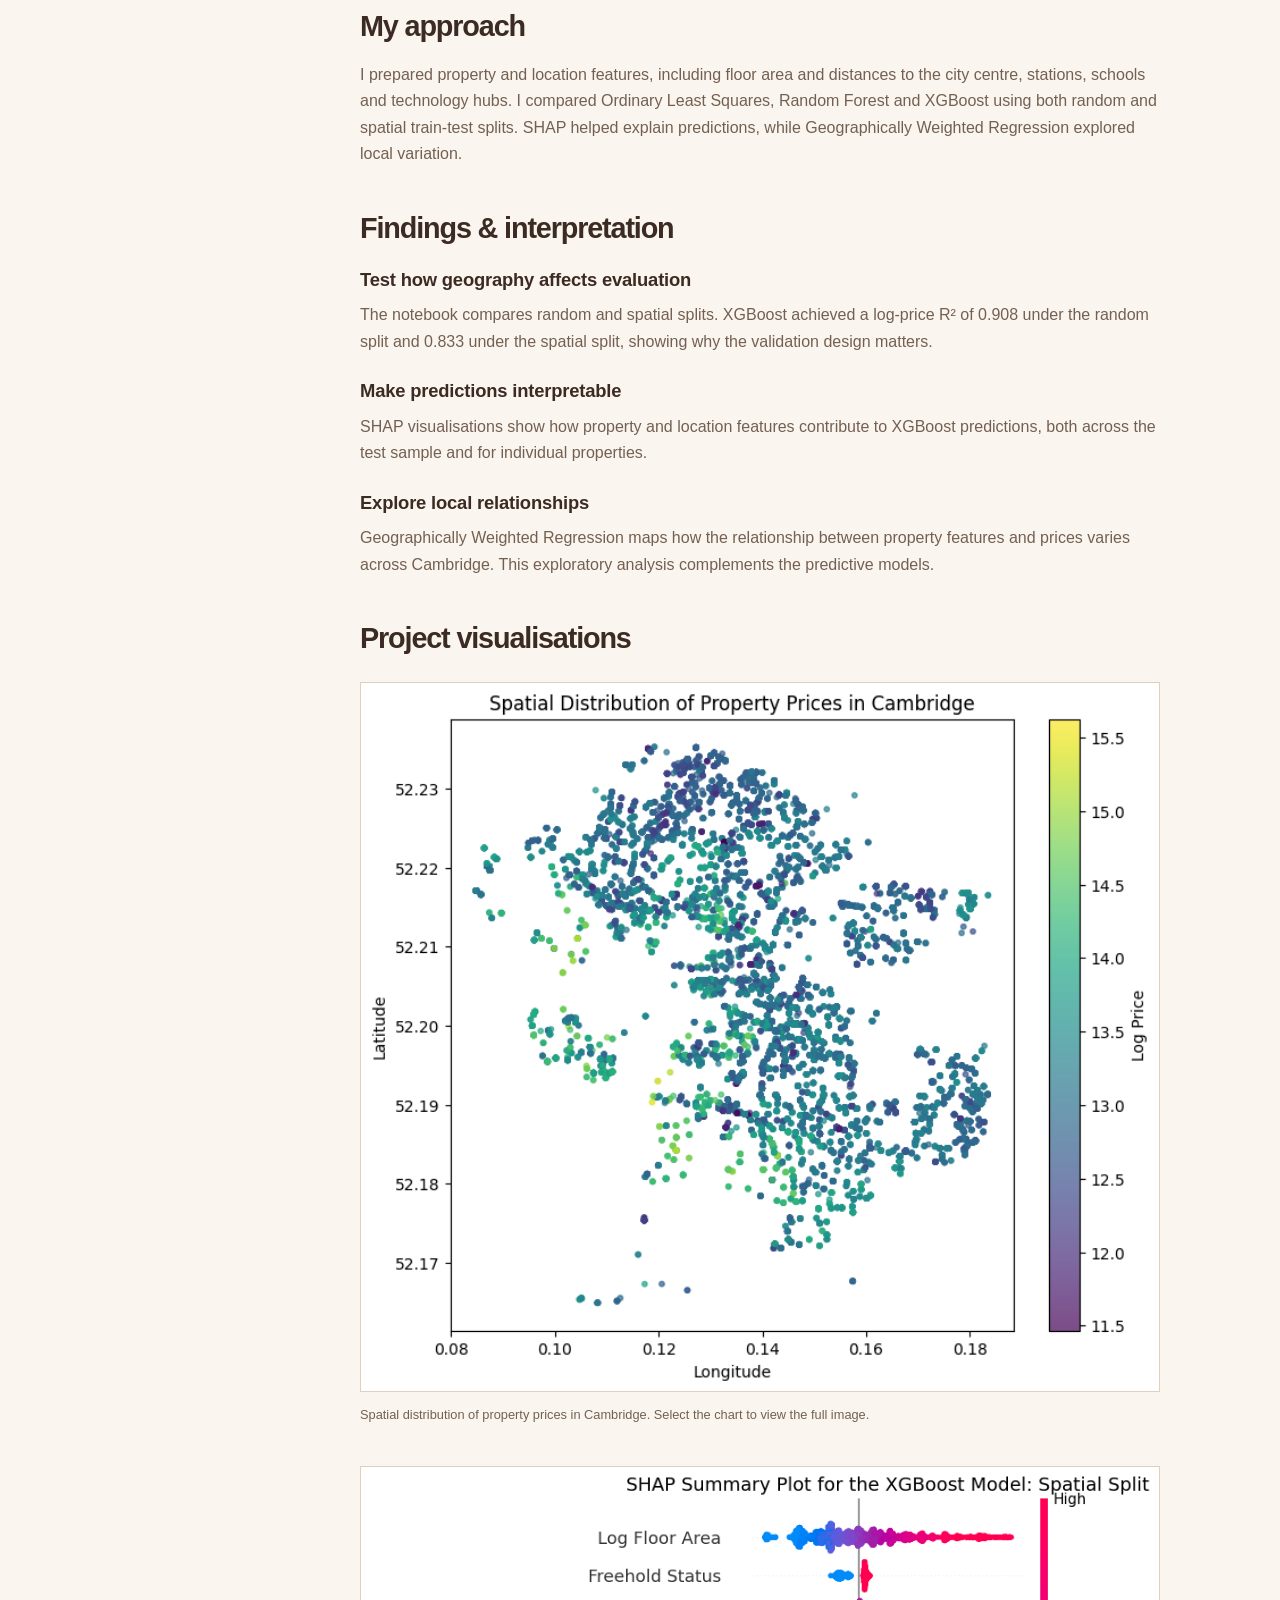
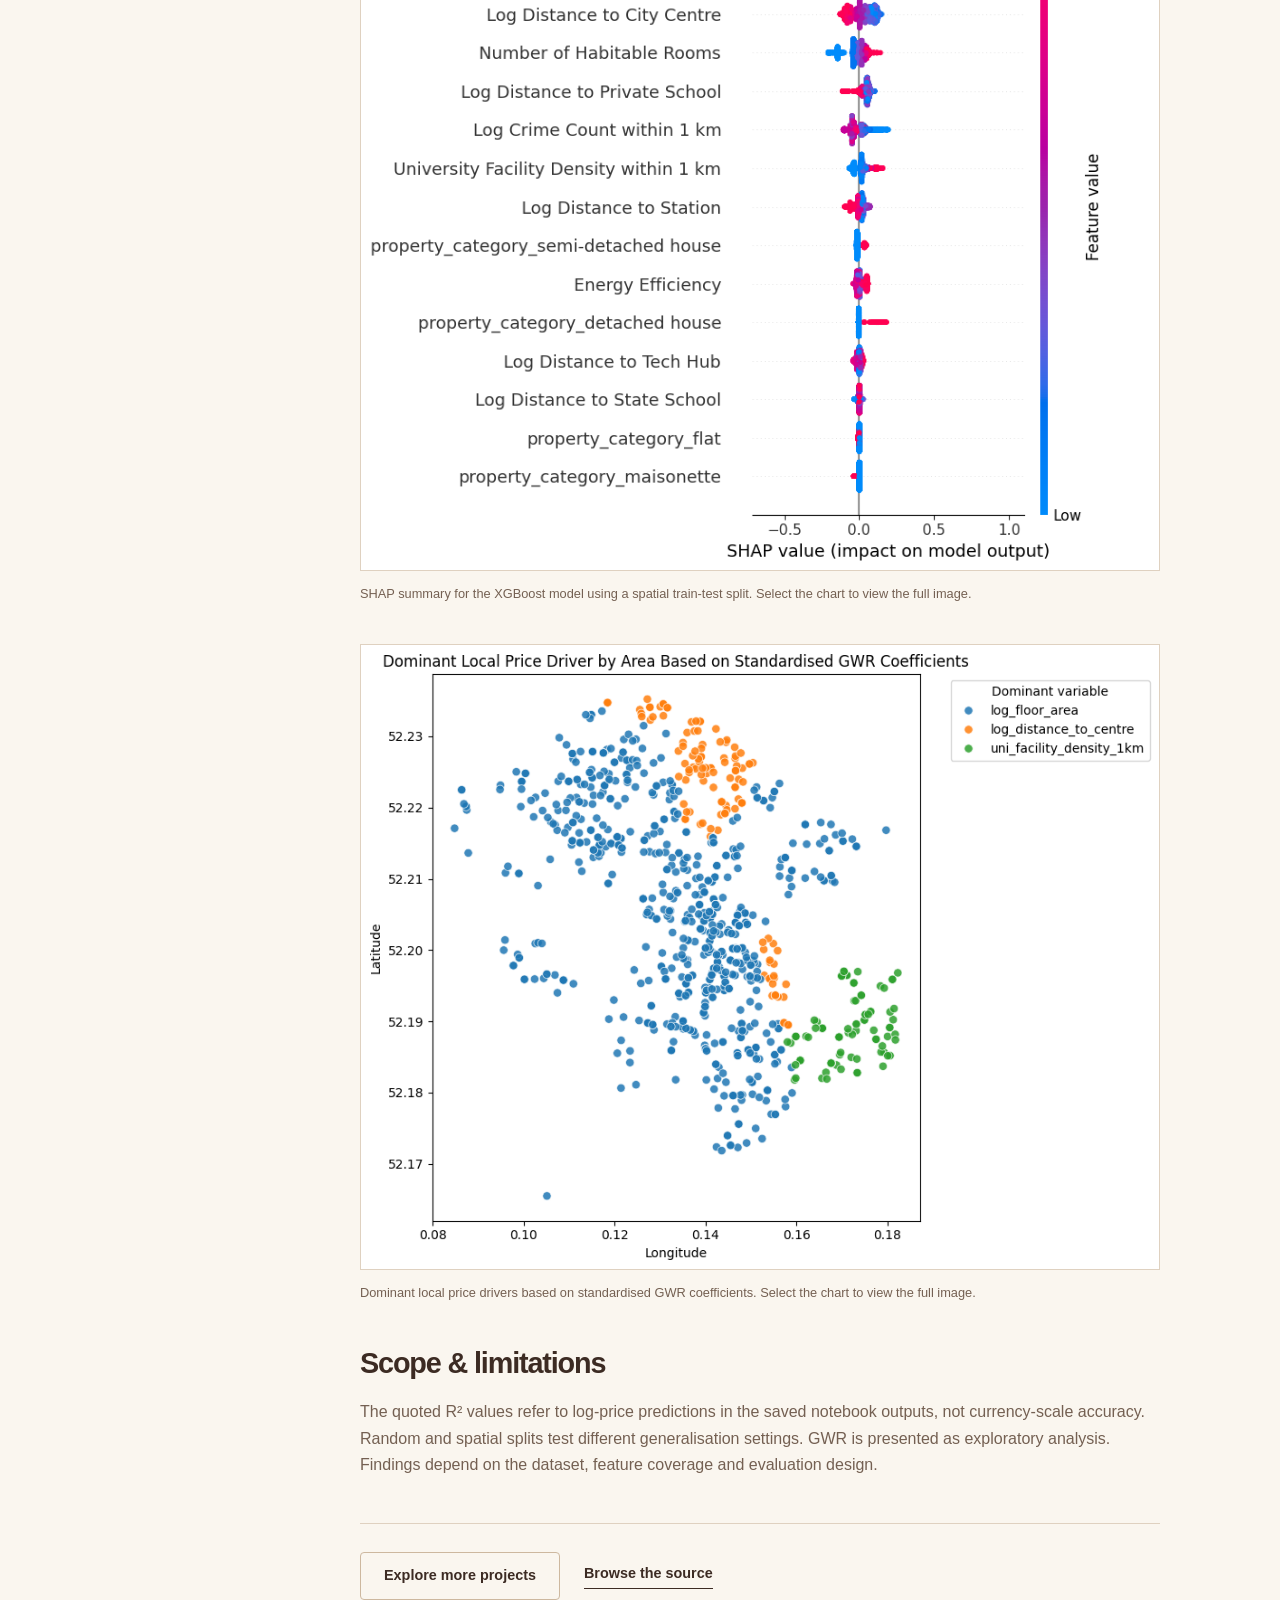
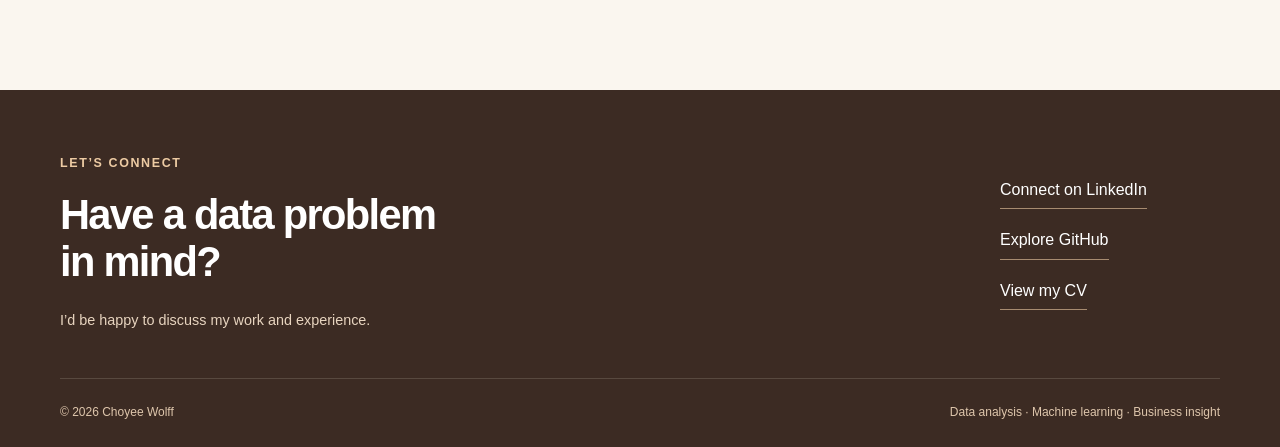
<file: P.cambridge.html>
<!doctype html><html lang="en"><head><meta charset="utf-8"><meta name="viewport" content="width=device-width,initial-scale=1"><title>Cambridge house price prediction | Choyee Wolff</title><meta name="description" content="Predicting property prices and exploring how location changes the relationship between property features and value."><meta name="theme-color" content="#3c2b23"><link rel="icon" href="assets/favicon.svg" type="image/svg+xml"><link rel="stylesheet" href="assets/portfolio.css"><script src="assets/portfolio.js" defer></script></head><body><a class="skip" href="#main">Skip to content</a><header class="site-header"><div class="container nav-wrap"><a class="brand" href="index.html" aria-label="Choyee Wolff home"><span class="monogram" aria-hidden="true">cw<span>.</span></span><span>Choyee Wolff</span></a><nav aria-label="Main navigation"><a aria-current="page" href="index.html#projects">Projects</a><a  href="index.html#experience">Experience</a><a  href="about_me.html">About</a><a class="nav-cv"  href="cv.html">View CV</a></nav></div></header><main id="main"><section class="case-hero container"><a class="text-link breadcrumb" href="index.html#projects">All projects</a><p class="eyebrow">MSc dissertation</p><h1>Cambridge house price prediction</h1><p class="case-lead">Predicting property prices and exploring how location changes the relationship between property features and value.</p><ul class="tags" aria-label="Tools and methods"><li>Python</li><li>XGBoost</li><li>SHAP</li><li>GWR</li></ul><a class="button" href="https://github.com/Choyee-Wolff/Dissertation">View project on GitHub</a></section><div class="container case-cover"><img src="images/cambridge-prices.png" alt="Cambridge house price prediction project visualisation"></div><div class="container case-body"><aside class="case-index"><p class="eyebrow">In this project</p><nav aria-label="Case study sections"><a href="#motivation">Why I chose this project</a><a href="#question">The question</a><a href="#approach">My approach</a><a href="#findings">Findings &amp; interpretation</a><a href="#visuals">Project visualisations</a><a href="#limitations">Scope &amp; limitations</a></nav></aside><article class="case-content"><section id="motivation"><h2>Why I chose this project</h2><p>I chose this project because of my interest in property and the factors that drive house prices. I wanted to explore how property features and location influence value, and compare machine learning models to see which could predict house prices in Cambridge most accurately.</p></section><section id="question"><h2>The question</h2><p>How can property features and location help explain residential prices in Cambridge?</p></section><section id="approach"><h2>My approach</h2><p>I prepared property and location features, including floor area and distances to the city centre, stations, schools and technology hubs. I compared Ordinary Least Squares, Random Forest and XGBoost using both random and spatial train-test splits. SHAP helped explain predictions, while Geographically Weighted Regression explored local variation.</p></section><section id="findings"><h2>Findings &amp; interpretation</h2><h3>Test how geography affects evaluation</h3><p>The notebook compares random and spatial splits. XGBoost achieved a log-price R² of 0.908 under the random split and 0.833 under the spatial split, showing why the validation design matters.</p><h3>Make predictions interpretable</h3><p>SHAP visualisations show how property and location features contribute to XGBoost predictions, both across the test sample and for individual properties.</p><h3>Explore local relationships</h3><p>Geographically Weighted Regression maps how the relationship between property features and prices varies across Cambridge. This exploratory analysis complements the predictive models.</p></section><section id="visuals"><h2>Project visualisations</h2><figure><a href="images/cambridge-prices.png"><img src="images/cambridge-prices.png" alt="Spatial distribution of property prices in Cambridge" loading="lazy"></a><figcaption>Spatial distribution of property prices in Cambridge. Select the chart to view the full image.</figcaption></figure><figure><a href="images/cambridge-shap.png"><img src="images/cambridge-shap.png" alt="SHAP summary for the XGBoost model using a spatial train-test split" loading="lazy"></a><figcaption>SHAP summary for the XGBoost model using a spatial train-test split. Select the chart to view the full image.</figcaption></figure><figure><a href="images/cambridge-gwr.png"><img src="images/cambridge-gwr.png" alt="Dominant local price drivers based on standardised GWR coefficients" loading="lazy"></a><figcaption>Dominant local price drivers based on standardised GWR coefficients. Select the chart to view the full image.</figcaption></figure></section><section id="limitations"><h2>Scope &amp; limitations</h2><p>The quoted R² values refer to log-price predictions in the saved notebook outputs, not currency-scale accuracy. Random and spatial splits test different generalisation settings. GWR is presented as exploratory analysis. Findings depend on the dataset, feature coverage and evaluation design.</p></section><div class="case-end"><a class="button secondary" href="index.html#projects">Explore more projects</a><a class="text-link" href="https://github.com/Choyee-Wolff/Dissertation">Browse the source</a></div></article></div></main><footer class="site-footer"><div class="container"><div class="footer-top"><div><p class="eyebrow">Let’s connect</p><h2>Have a data problem<br>in mind?</h2><p>I’d be happy to discuss my work and experience.</p></div><div class="footer-links"><a href="https://www.linkedin.com/in/ch00yee/">Connect on LinkedIn</a><a href="https://github.com/Choyee-Wolff">Explore GitHub</a><a href="cv.html">View my CV</a></div></div><div class="footer-bottom"><span>© 2026 Choyee Wolff</span><span>Data analysis · Machine learning · Business insight</span></div></div></footer></body></html>
</file>
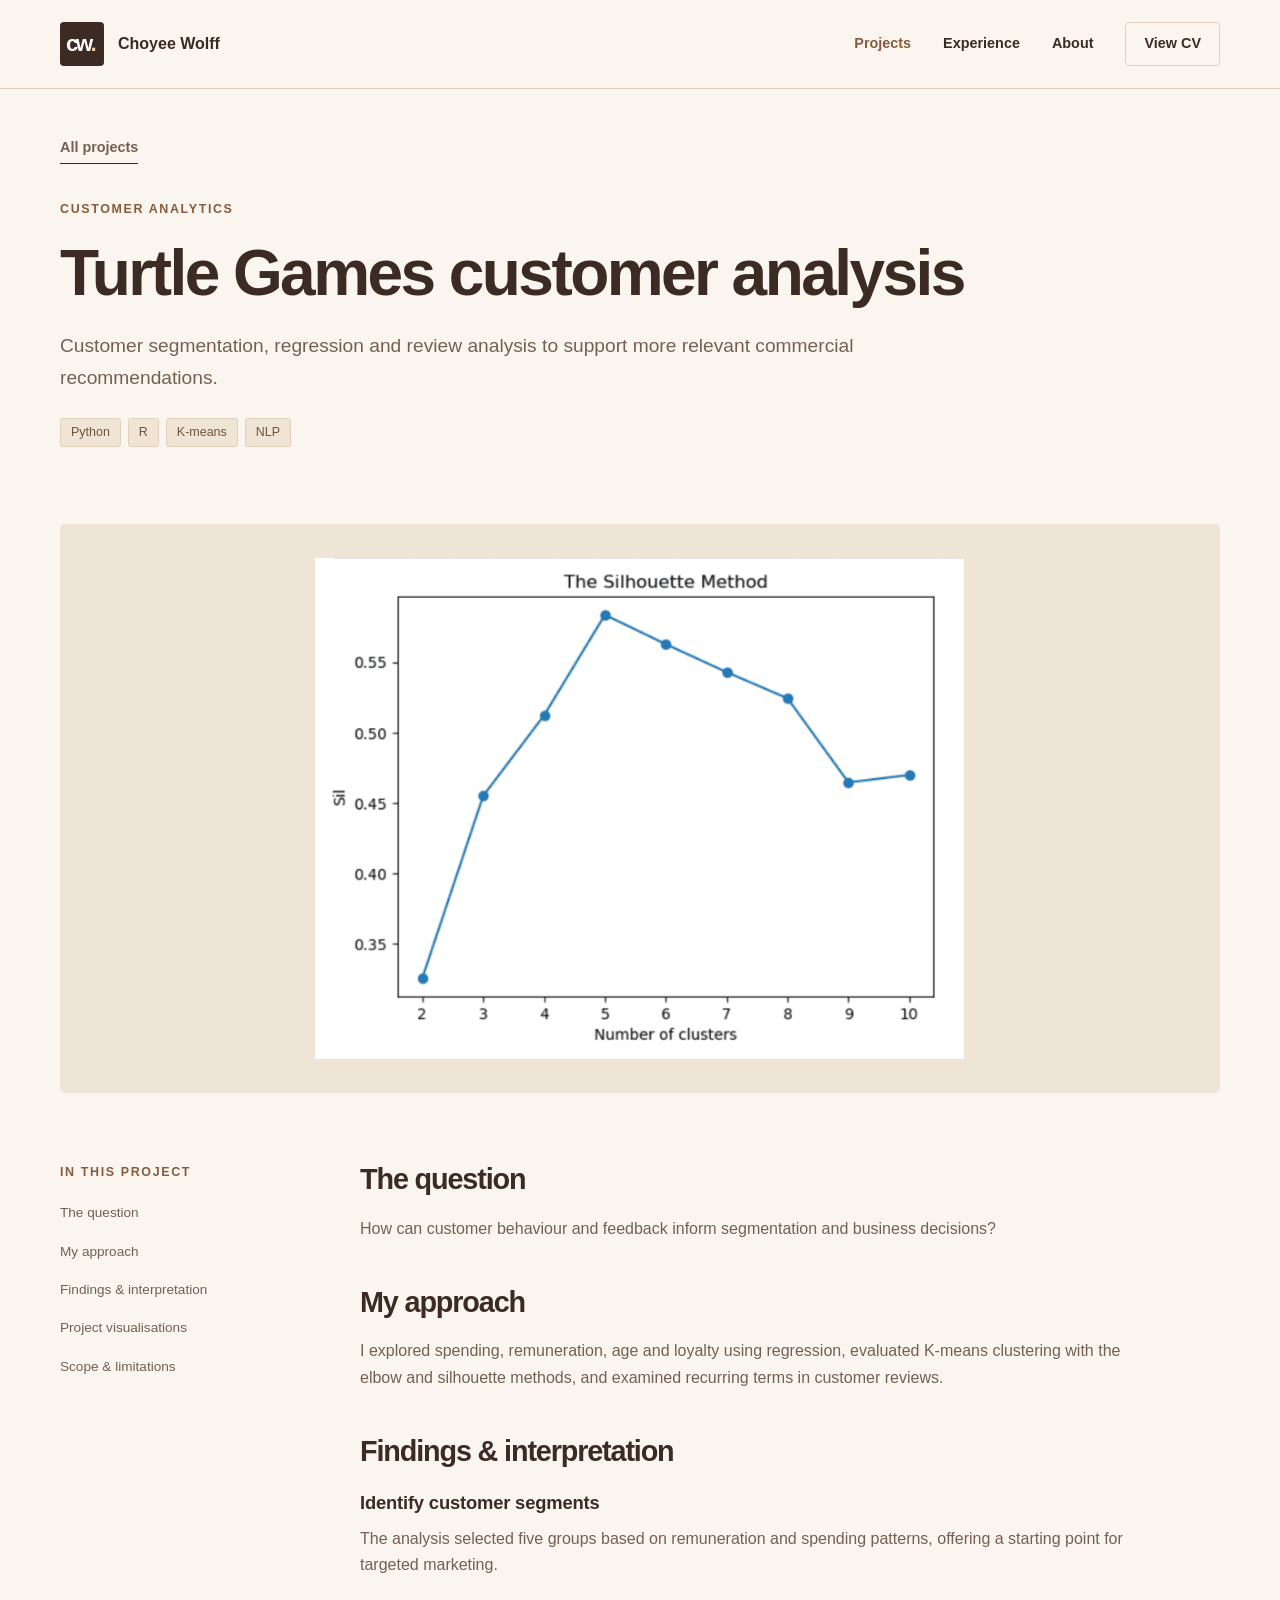
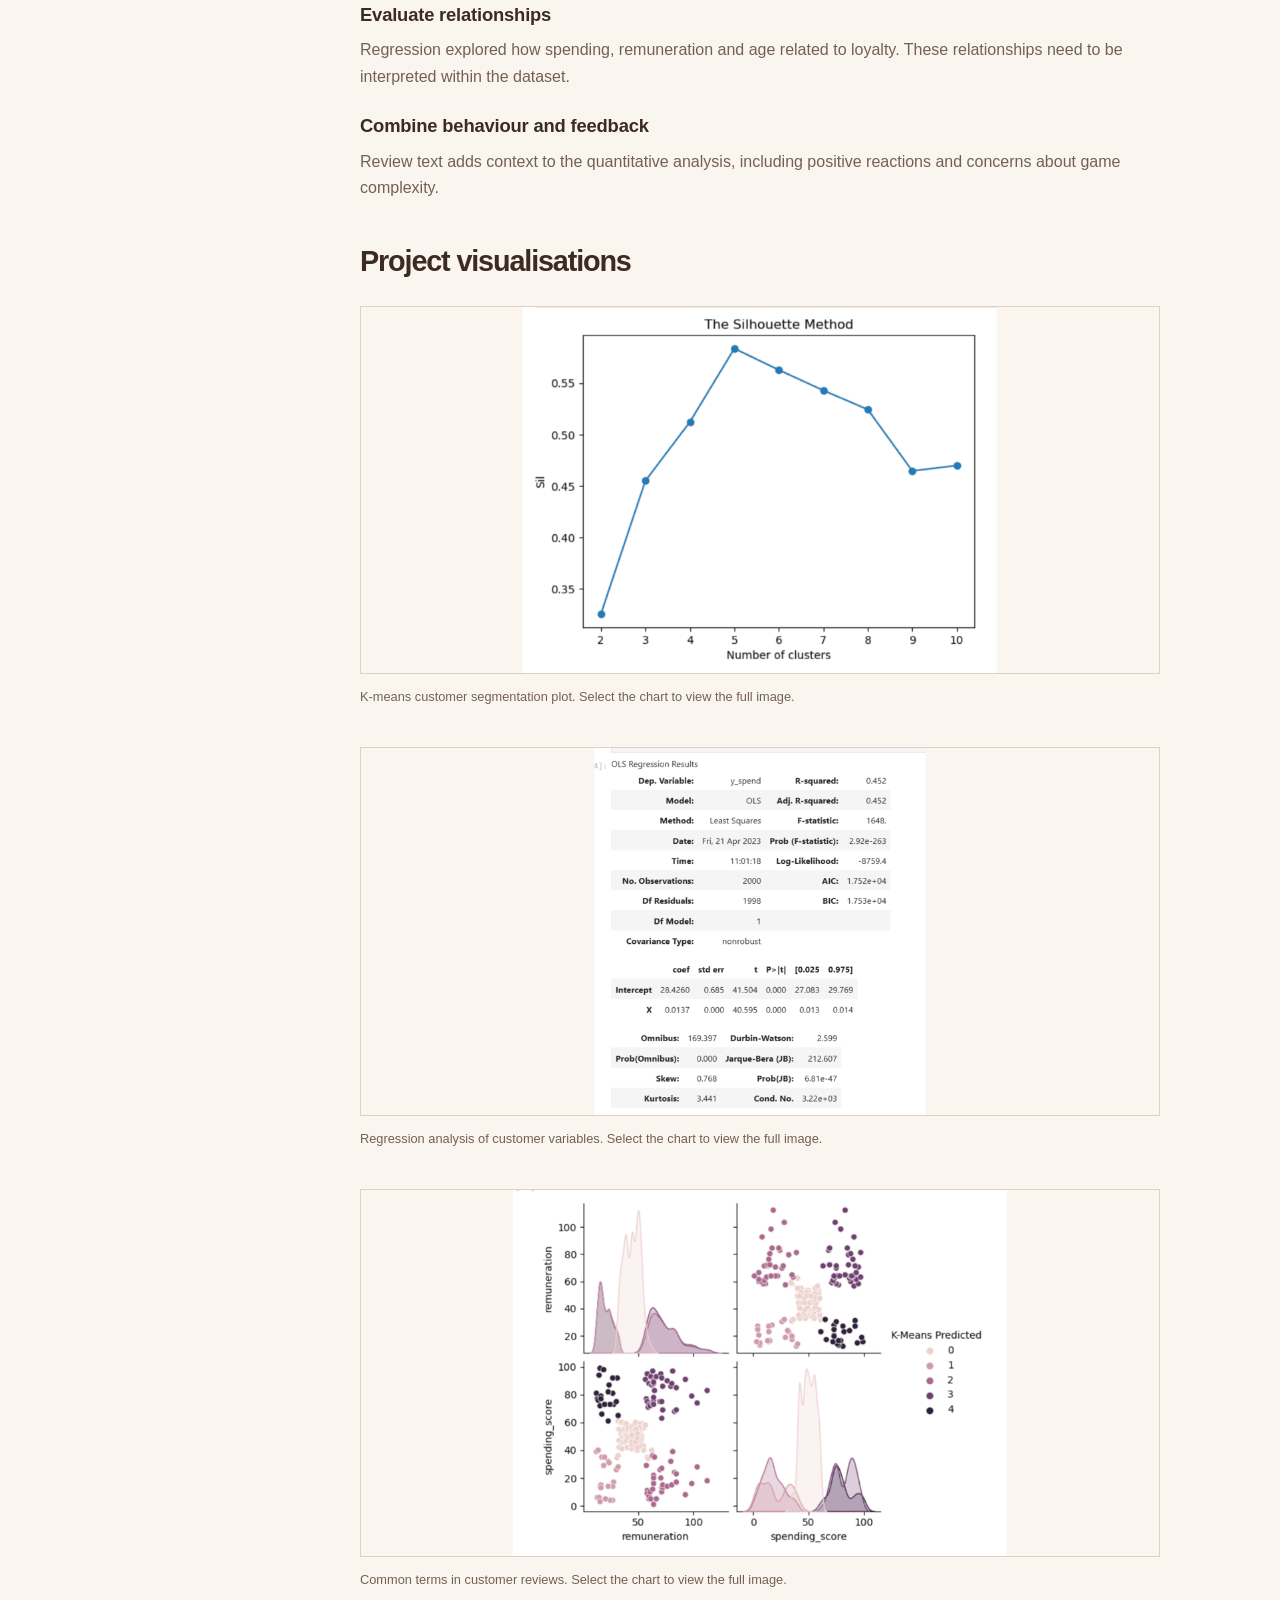
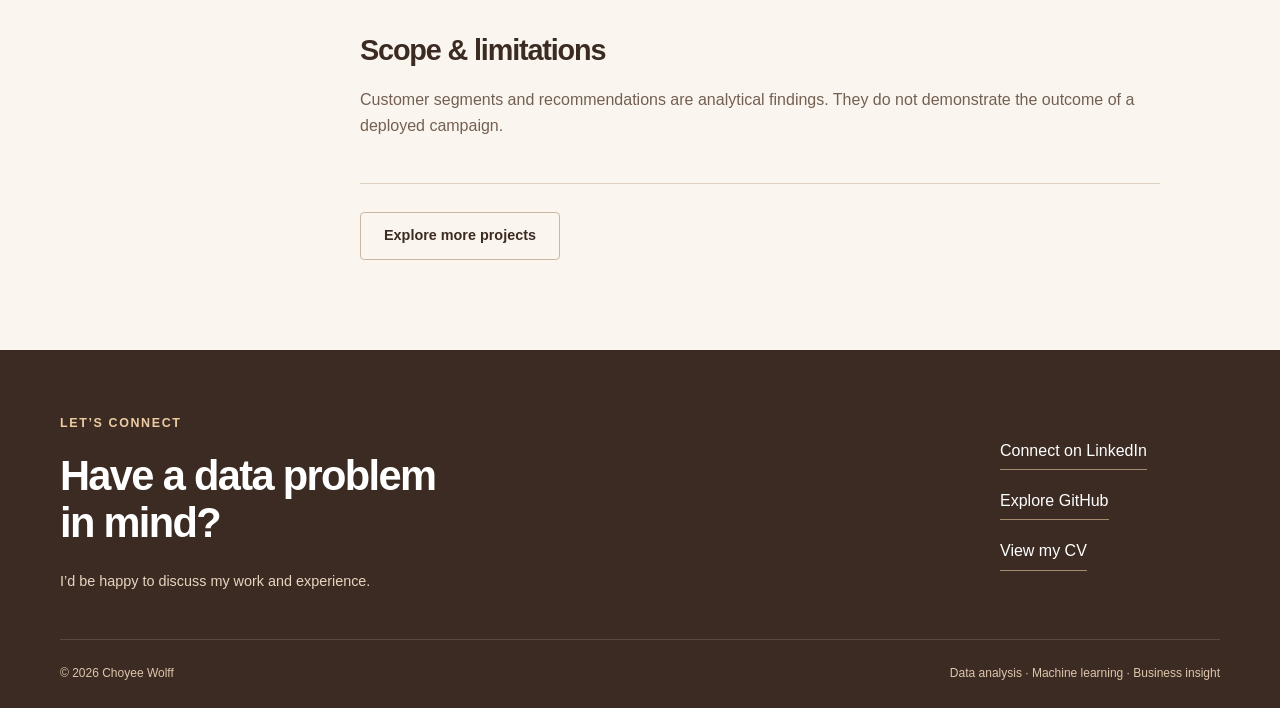
<file: P.game.html>
<!doctype html><html lang="en"><head><meta charset="utf-8"><meta name="viewport" content="width=device-width,initial-scale=1"><title>Turtle Games customer analysis | Choyee Wolff</title><meta name="description" content="Customer segmentation, regression and review analysis to support more relevant commercial recommendations."><meta name="theme-color" content="#3c2b23"><link rel="icon" href="assets/favicon.svg" type="image/svg+xml"><link rel="stylesheet" href="assets/portfolio.css"><script src="assets/portfolio.js" defer></script></head><body><a class="skip" href="#main">Skip to content</a><header class="site-header"><div class="container nav-wrap"><a class="brand" href="index.html" aria-label="Choyee Wolff home"><span class="monogram" aria-hidden="true">cw<span>.</span></span><span>Choyee Wolff</span></a><nav aria-label="Main navigation"><a aria-current="page" href="index.html#projects">Projects</a><a  href="index.html#experience">Experience</a><a  href="about_me.html">About</a><a class="nav-cv"  href="cv.html">View CV</a></nav></div></header><main id="main"><section class="case-hero container"><a class="text-link breadcrumb" href="index.html#projects">All projects</a><p class="eyebrow">Customer analytics</p><h1>Turtle Games customer analysis</h1><p class="case-lead">Customer segmentation, regression and review analysis to support more relevant commercial recommendations.</p><ul class="tags" aria-label="Tools and methods"><li>Python</li><li>R</li><li>K-means</li><li>NLP</li></ul></section><div class="container case-cover"><img src="images/game4.png" alt="Turtle Games customer analysis project visualisation"></div><div class="container case-body"><aside class="case-index"><p class="eyebrow">In this project</p><nav aria-label="Case study sections"><a href="#question">The question</a><a href="#approach">My approach</a><a href="#findings">Findings &amp; interpretation</a><a href="#visuals">Project visualisations</a><a href="#limitations">Scope &amp; limitations</a></nav></aside><article class="case-content"><section id="question"><h2>The question</h2><p>How can customer behaviour and feedback inform segmentation and business decisions?</p></section><section id="approach"><h2>My approach</h2><p>I explored spending, remuneration, age and loyalty using regression, evaluated K-means clustering with the elbow and silhouette methods, and examined recurring terms in customer reviews.</p></section><section id="findings"><h2>Findings &amp; interpretation</h2><h3>Identify customer segments</h3><p>The analysis selected five groups based on remuneration and spending patterns, offering a starting point for targeted marketing.</p><h3>Evaluate relationships</h3><p>Regression explored how spending, remuneration and age related to loyalty. These relationships need to be interpreted within the dataset.</p><h3>Combine behaviour and feedback</h3><p>Review text adds context to the quantitative analysis, including positive reactions and concerns about game complexity.</p></section><section id="visuals"><h2>Project visualisations</h2><figure><a href="images/game4.png"><img src="images/game4.png" alt="K-means customer segmentation plot" loading="lazy"></a><figcaption>K-means customer segmentation plot. Select the chart to view the full image.</figcaption></figure><figure><a href="images/game1.png"><img src="images/game1.png" alt="Regression analysis of customer variables" loading="lazy"></a><figcaption>Regression analysis of customer variables. Select the chart to view the full image.</figcaption></figure><figure><a href="images/game5.png"><img src="images/game5.png" alt="Common terms in customer reviews" loading="lazy"></a><figcaption>Common terms in customer reviews. Select the chart to view the full image.</figcaption></figure></section><section id="limitations"><h2>Scope &amp; limitations</h2><p>Customer segments and recommendations are analytical findings. They do not demonstrate the outcome of a deployed campaign.</p></section><div class="case-end"><a class="button secondary" href="index.html#projects">Explore more projects</a></div></article></div></main><footer class="site-footer"><div class="container"><div class="footer-top"><div><p class="eyebrow">Let’s connect</p><h2>Have a data problem<br>in mind?</h2><p>I’d be happy to discuss my work and experience.</p></div><div class="footer-links"><a href="https://www.linkedin.com/in/ch00yee/">Connect on LinkedIn</a><a href="https://github.com/Choyee-Wolff">Explore GitHub</a><a href="cv.html">View my CV</a></div></div><div class="footer-bottom"><span>© 2026 Choyee Wolff</span><span>Data analysis · Machine learning · Business insight</span></div></div></footer></body></html>
</file>
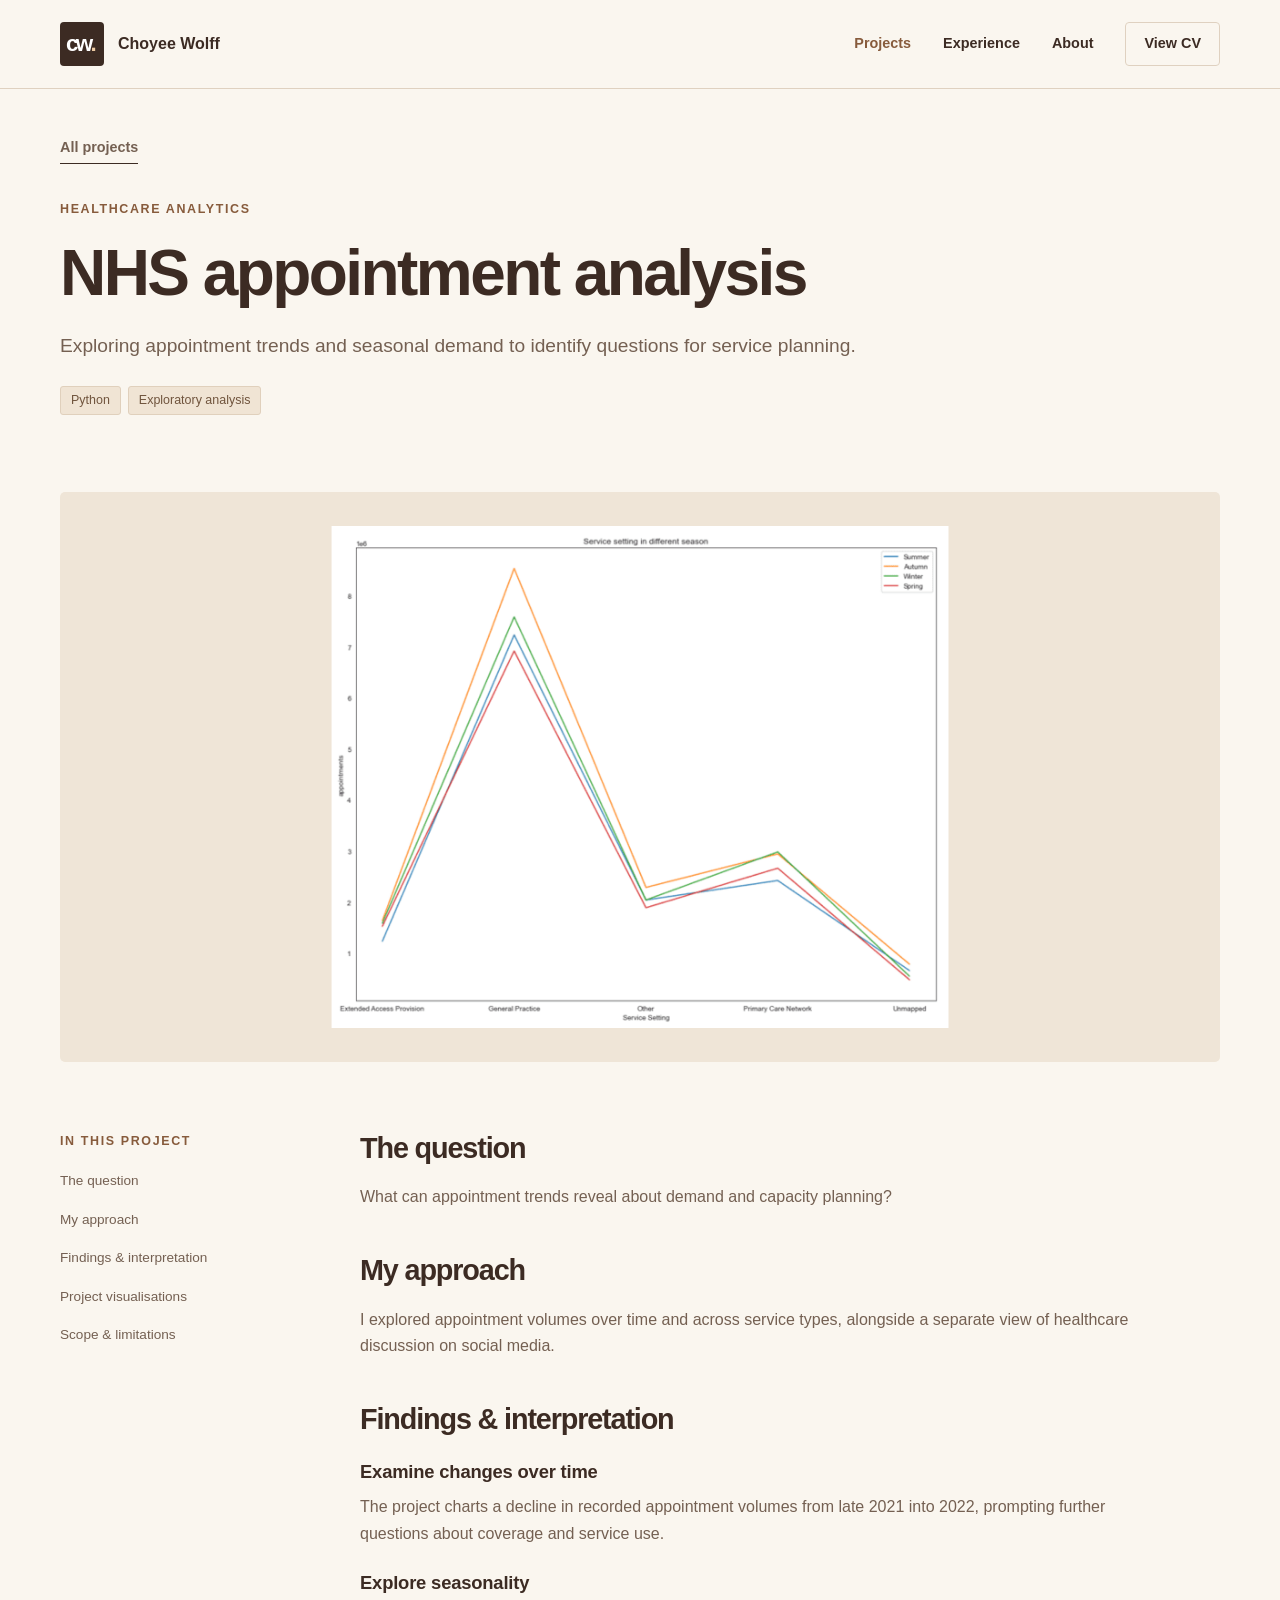
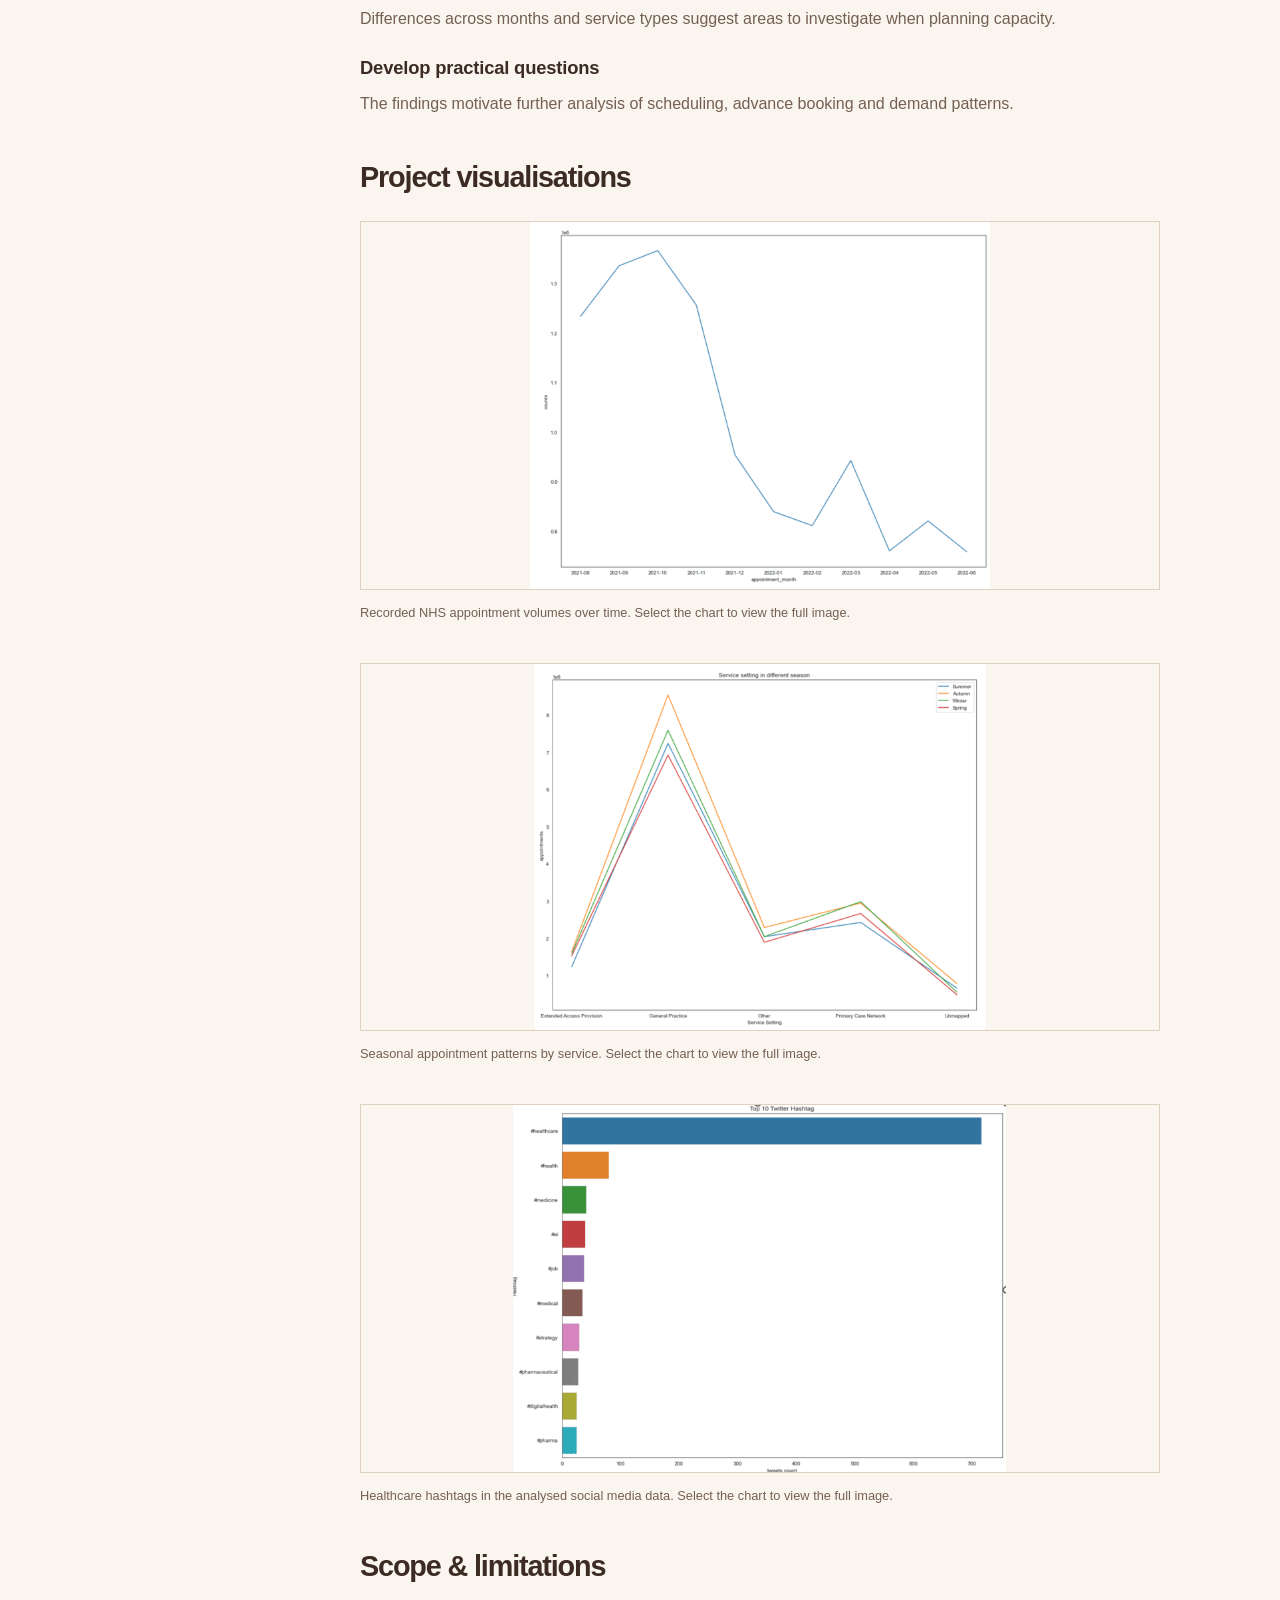
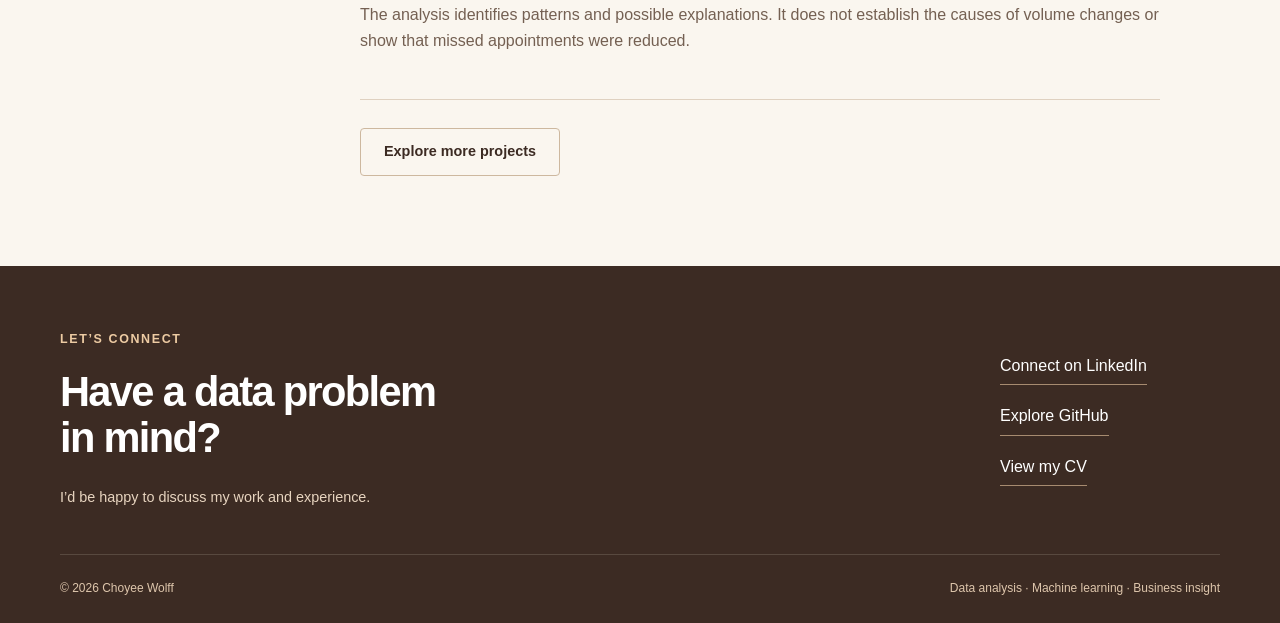
<file: P.nhs.html>
<!doctype html><html lang="en"><head><meta charset="utf-8"><meta name="viewport" content="width=device-width,initial-scale=1"><title>NHS appointment analysis | Choyee Wolff</title><meta name="description" content="Exploring appointment trends and seasonal demand to identify questions for service planning."><meta name="theme-color" content="#3c2b23"><link rel="icon" href="assets/favicon.svg" type="image/svg+xml"><link rel="stylesheet" href="assets/portfolio.css"><script src="assets/portfolio.js" defer></script></head><body><a class="skip" href="#main">Skip to content</a><header class="site-header"><div class="container nav-wrap"><a class="brand" href="index.html" aria-label="Choyee Wolff home"><span class="monogram" aria-hidden="true">cw<span>.</span></span><span>Choyee Wolff</span></a><nav aria-label="Main navigation"><a aria-current="page" href="index.html#projects">Projects</a><a  href="index.html#experience">Experience</a><a  href="about_me.html">About</a><a class="nav-cv"  href="cv.html">View CV</a></nav></div></header><main id="main"><section class="case-hero container"><a class="text-link breadcrumb" href="index.html#projects">All projects</a><p class="eyebrow">Healthcare analytics</p><h1>NHS appointment analysis</h1><p class="case-lead">Exploring appointment trends and seasonal demand to identify questions for service planning.</p><ul class="tags" aria-label="Tools and methods"><li>Python</li><li>Exploratory analysis</li></ul></section><div class="container case-cover"><img src="images/nhs2.png" alt="NHS appointment analysis project visualisation"></div><div class="container case-body"><aside class="case-index"><p class="eyebrow">In this project</p><nav aria-label="Case study sections"><a href="#question">The question</a><a href="#approach">My approach</a><a href="#findings">Findings &amp; interpretation</a><a href="#visuals">Project visualisations</a><a href="#limitations">Scope &amp; limitations</a></nav></aside><article class="case-content"><section id="question"><h2>The question</h2><p>What can appointment trends reveal about demand and capacity planning?</p></section><section id="approach"><h2>My approach</h2><p>I explored appointment volumes over time and across service types, alongside a separate view of healthcare discussion on social media.</p></section><section id="findings"><h2>Findings &amp; interpretation</h2><h3>Examine changes over time</h3><p>The project charts a decline in recorded appointment volumes from late 2021 into 2022, prompting further questions about coverage and service use.</p><h3>Explore seasonality</h3><p>Differences across months and service types suggest areas to investigate when planning capacity.</p><h3>Develop practical questions</h3><p>The findings motivate further analysis of scheduling, advance booking and demand patterns.</p></section><section id="visuals"><h2>Project visualisations</h2><figure><a href="images/nhs1.png"><img src="images/nhs1.png" alt="Recorded NHS appointment volumes over time" loading="lazy"></a><figcaption>Recorded NHS appointment volumes over time. Select the chart to view the full image.</figcaption></figure><figure><a href="images/nhs2.png"><img src="images/nhs2.png" alt="Seasonal appointment patterns by service" loading="lazy"></a><figcaption>Seasonal appointment patterns by service. Select the chart to view the full image.</figcaption></figure><figure><a href="images/nhs3.png"><img src="images/nhs3.png" alt="Healthcare hashtags in the analysed social media data" loading="lazy"></a><figcaption>Healthcare hashtags in the analysed social media data. Select the chart to view the full image.</figcaption></figure></section><section id="limitations"><h2>Scope &amp; limitations</h2><p>The analysis identifies patterns and possible explanations. It does not establish the causes of volume changes or show that missed appointments were reduced.</p></section><div class="case-end"><a class="button secondary" href="index.html#projects">Explore more projects</a></div></article></div></main><footer class="site-footer"><div class="container"><div class="footer-top"><div><p class="eyebrow">Let’s connect</p><h2>Have a data problem<br>in mind?</h2><p>I’d be happy to discuss my work and experience.</p></div><div class="footer-links"><a href="https://www.linkedin.com/in/ch00yee/">Connect on LinkedIn</a><a href="https://github.com/Choyee-Wolff">Explore GitHub</a><a href="cv.html">View my CV</a></div></div><div class="footer-bottom"><span>© 2026 Choyee Wolff</span><span>Data analysis · Machine learning · Business insight</span></div></div></footer></body></html>
</file>
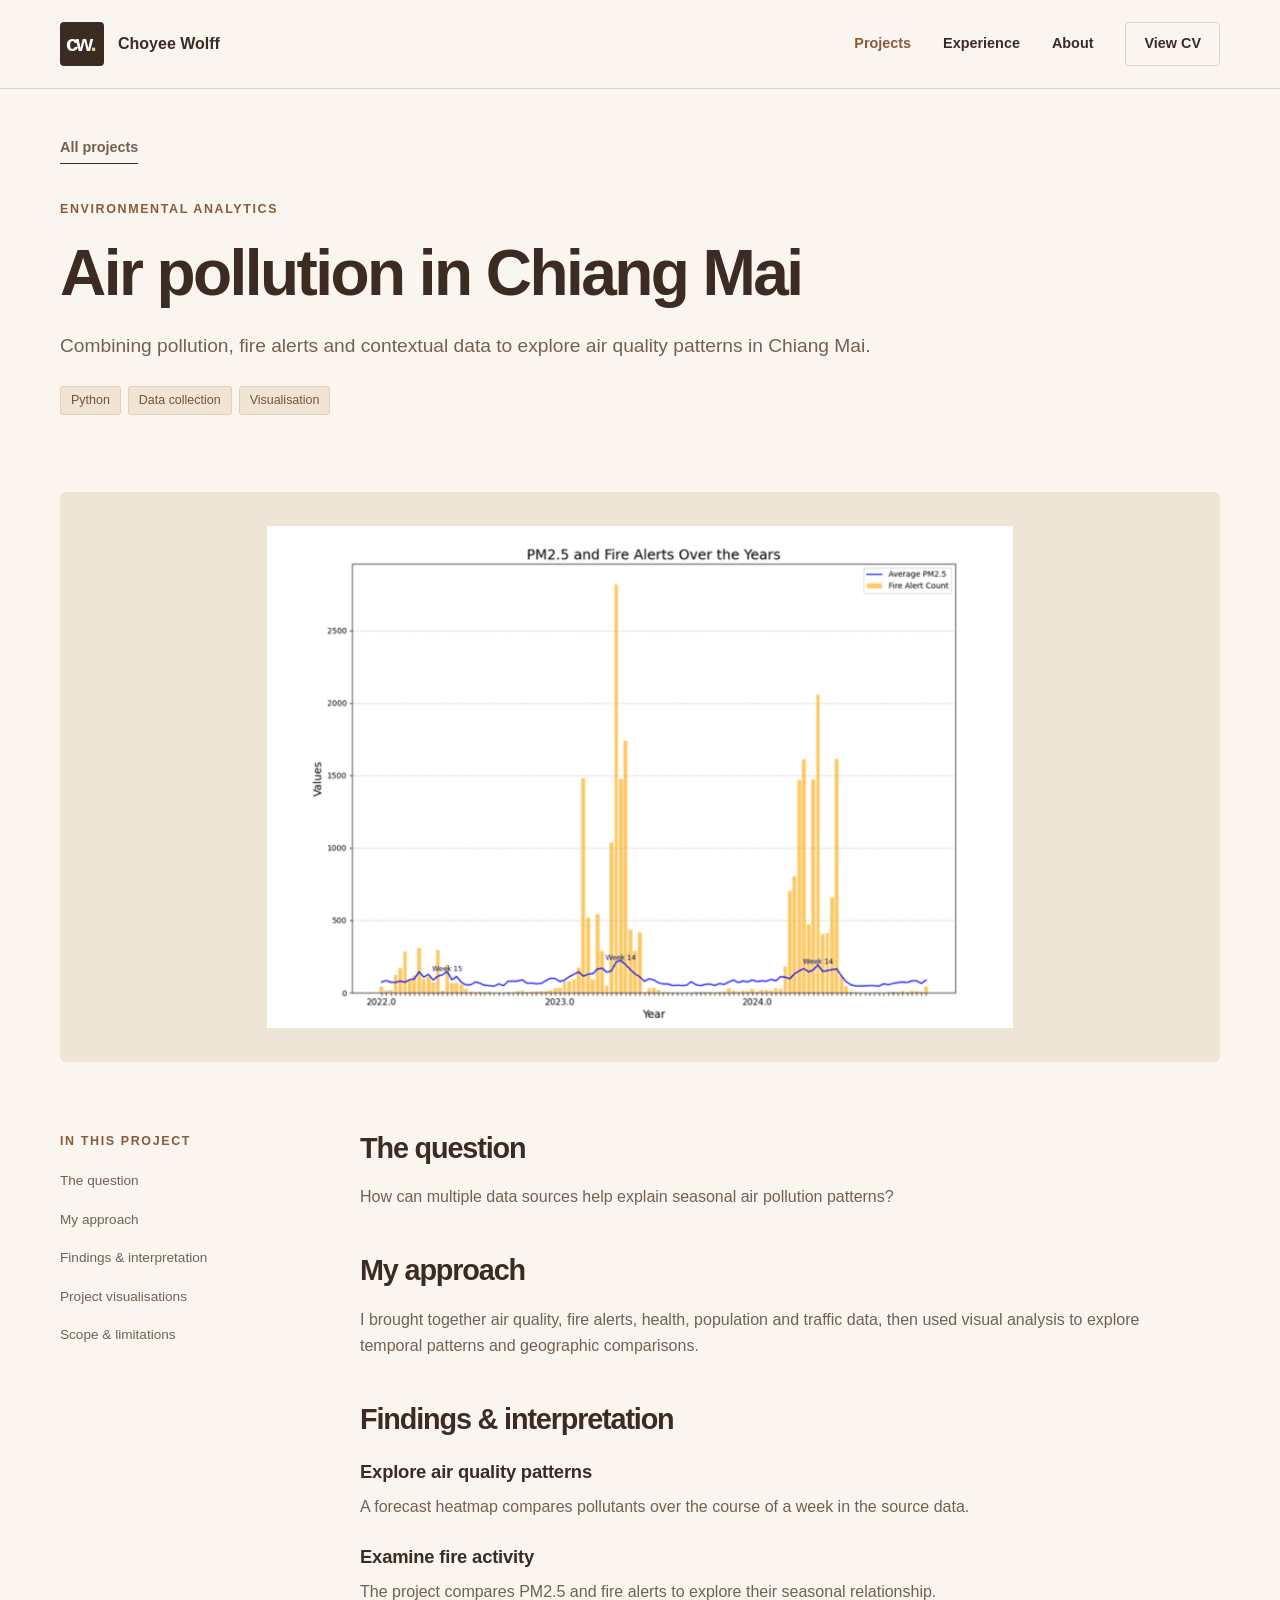
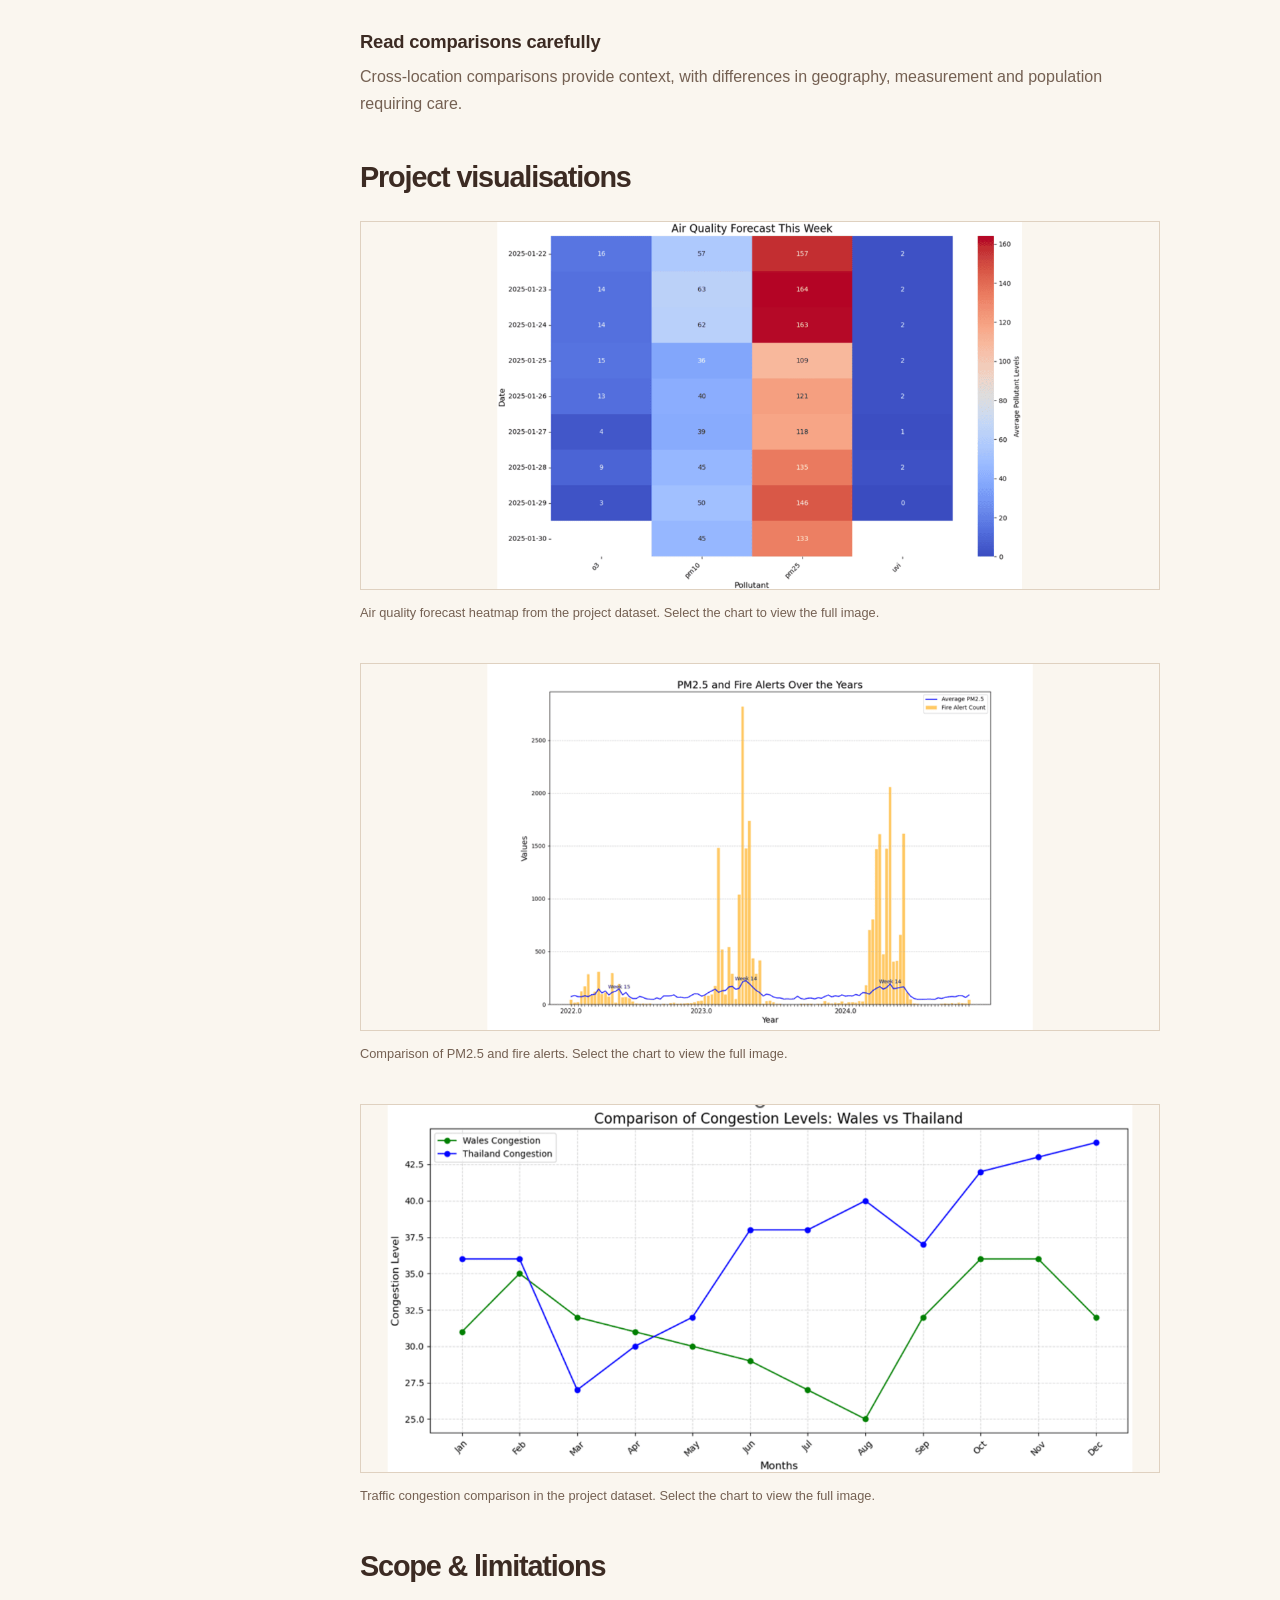
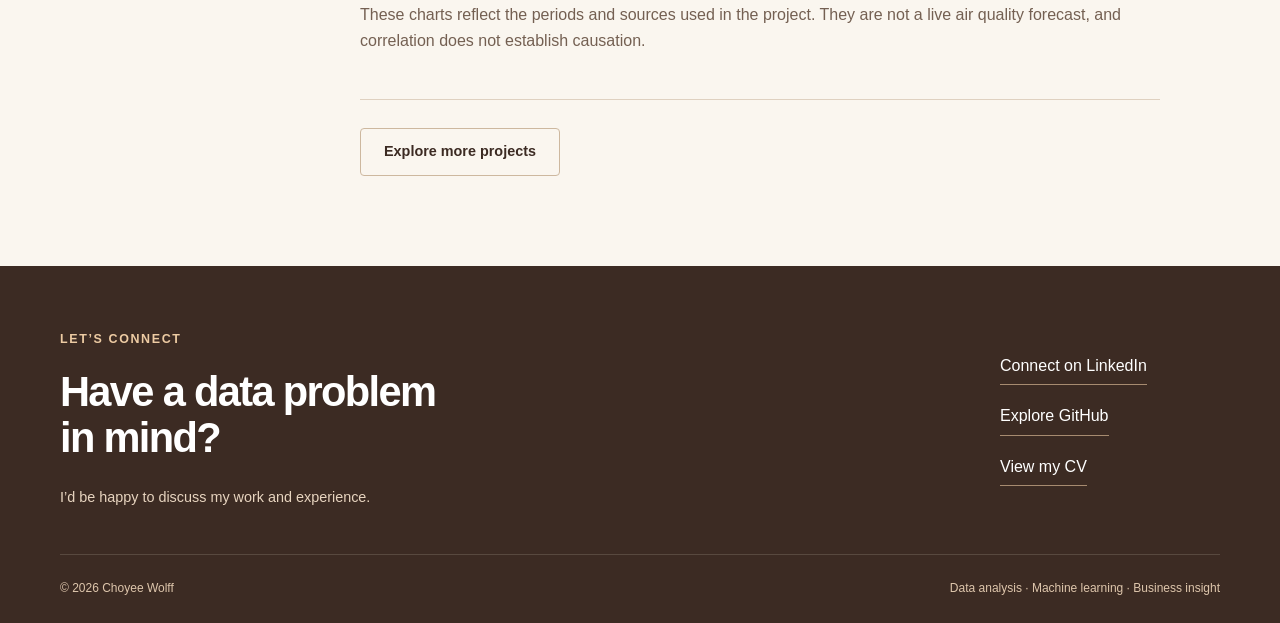
<file: P.pollution.html>
<!doctype html><html lang="en"><head><meta charset="utf-8"><meta name="viewport" content="width=device-width,initial-scale=1"><title>Air pollution in Chiang Mai | Choyee Wolff</title><meta name="description" content="Combining pollution, fire alerts and contextual data to explore air quality patterns in Chiang Mai."><meta name="theme-color" content="#3c2b23"><link rel="icon" href="assets/favicon.svg" type="image/svg+xml"><link rel="stylesheet" href="assets/portfolio.css"><script src="assets/portfolio.js" defer></script></head><body><a class="skip" href="#main">Skip to content</a><header class="site-header"><div class="container nav-wrap"><a class="brand" href="index.html" aria-label="Choyee Wolff home"><span class="monogram" aria-hidden="true">cw<span>.</span></span><span>Choyee Wolff</span></a><nav aria-label="Main navigation"><a aria-current="page" href="index.html#projects">Projects</a><a  href="index.html#experience">Experience</a><a  href="about_me.html">About</a><a class="nav-cv"  href="cv.html">View CV</a></nav></div></header><main id="main"><section class="case-hero container"><a class="text-link breadcrumb" href="index.html#projects">All projects</a><p class="eyebrow">Environmental analytics</p><h1>Air pollution in Chiang Mai</h1><p class="case-lead">Combining pollution, fire alerts and contextual data to explore air quality patterns in Chiang Mai.</p><ul class="tags" aria-label="Tools and methods"><li>Python</li><li>Data collection</li><li>Visualisation</li></ul></section><div class="container case-cover"><img src="images/pollution5.png" alt="Air pollution in Chiang Mai project visualisation"></div><div class="container case-body"><aside class="case-index"><p class="eyebrow">In this project</p><nav aria-label="Case study sections"><a href="#question">The question</a><a href="#approach">My approach</a><a href="#findings">Findings &amp; interpretation</a><a href="#visuals">Project visualisations</a><a href="#limitations">Scope &amp; limitations</a></nav></aside><article class="case-content"><section id="question"><h2>The question</h2><p>How can multiple data sources help explain seasonal air pollution patterns?</p></section><section id="approach"><h2>My approach</h2><p>I brought together air quality, fire alerts, health, population and traffic data, then used visual analysis to explore temporal patterns and geographic comparisons.</p></section><section id="findings"><h2>Findings &amp; interpretation</h2><h3>Explore air quality patterns</h3><p>A forecast heatmap compares pollutants over the course of a week in the source data.</p><h3>Examine fire activity</h3><p>The project compares PM2.5 and fire alerts to explore their seasonal relationship.</p><h3>Read comparisons carefully</h3><p>Cross-location comparisons provide context, with differences in geography, measurement and population requiring care.</p></section><section id="visuals"><h2>Project visualisations</h2><figure><a href="images/pollution1.png"><img src="images/pollution1.png" alt="Air quality forecast heatmap from the project dataset" loading="lazy"></a><figcaption>Air quality forecast heatmap from the project dataset. Select the chart to view the full image.</figcaption></figure><figure><a href="images/pollution5.png"><img src="images/pollution5.png" alt="Comparison of PM2.5 and fire alerts" loading="lazy"></a><figcaption>Comparison of PM2.5 and fire alerts. Select the chart to view the full image.</figcaption></figure><figure><a href="images/pollution4.png"><img src="images/pollution4.png" alt="Traffic congestion comparison in the project dataset" loading="lazy"></a><figcaption>Traffic congestion comparison in the project dataset. Select the chart to view the full image.</figcaption></figure></section><section id="limitations"><h2>Scope &amp; limitations</h2><p>These charts reflect the periods and sources used in the project. They are not a live air quality forecast, and correlation does not establish causation.</p></section><div class="case-end"><a class="button secondary" href="index.html#projects">Explore more projects</a></div></article></div></main><footer class="site-footer"><div class="container"><div class="footer-top"><div><p class="eyebrow">Let’s connect</p><h2>Have a data problem<br>in mind?</h2><p>I’d be happy to discuss my work and experience.</p></div><div class="footer-links"><a href="https://www.linkedin.com/in/ch00yee/">Connect on LinkedIn</a><a href="https://github.com/Choyee-Wolff">Explore GitHub</a><a href="cv.html">View my CV</a></div></div><div class="footer-bottom"><span>© 2026 Choyee Wolff</span><span>Data analysis · Machine learning · Business insight</span></div></div></footer></body></html>
</file>
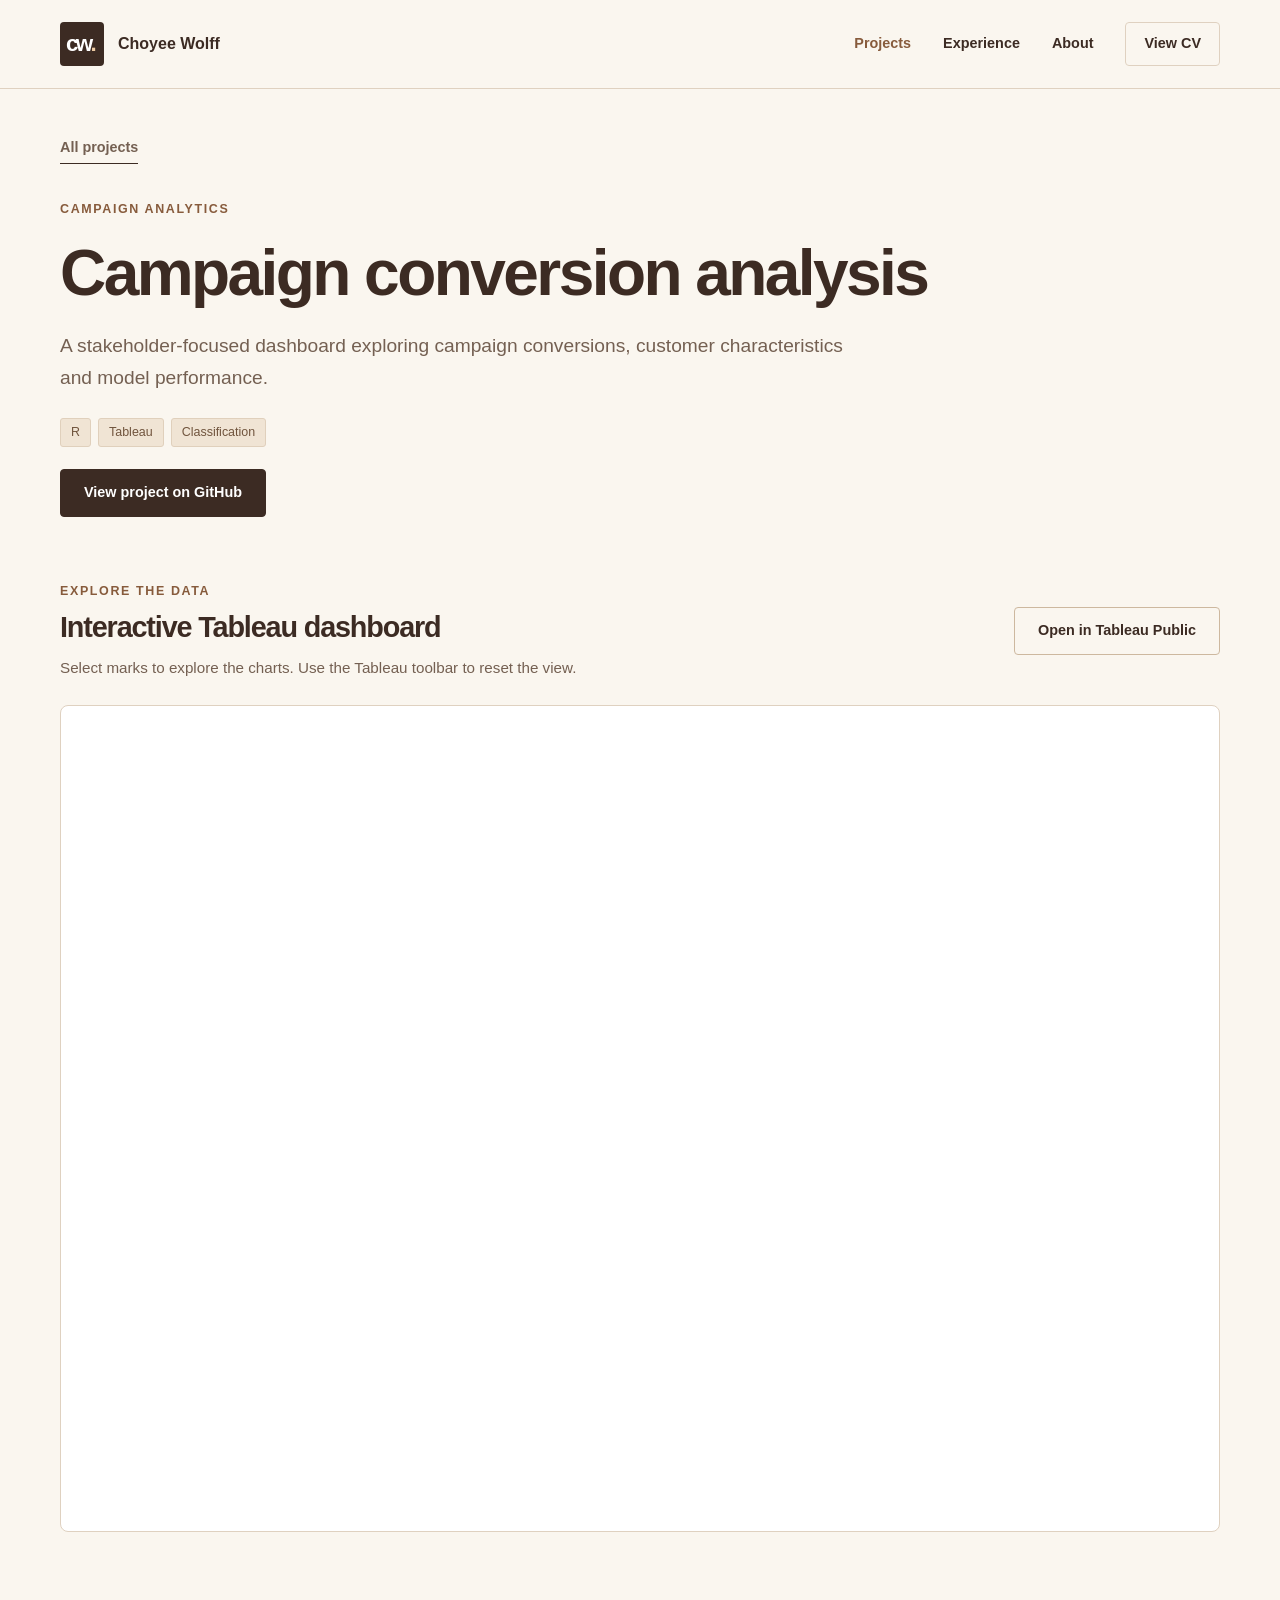
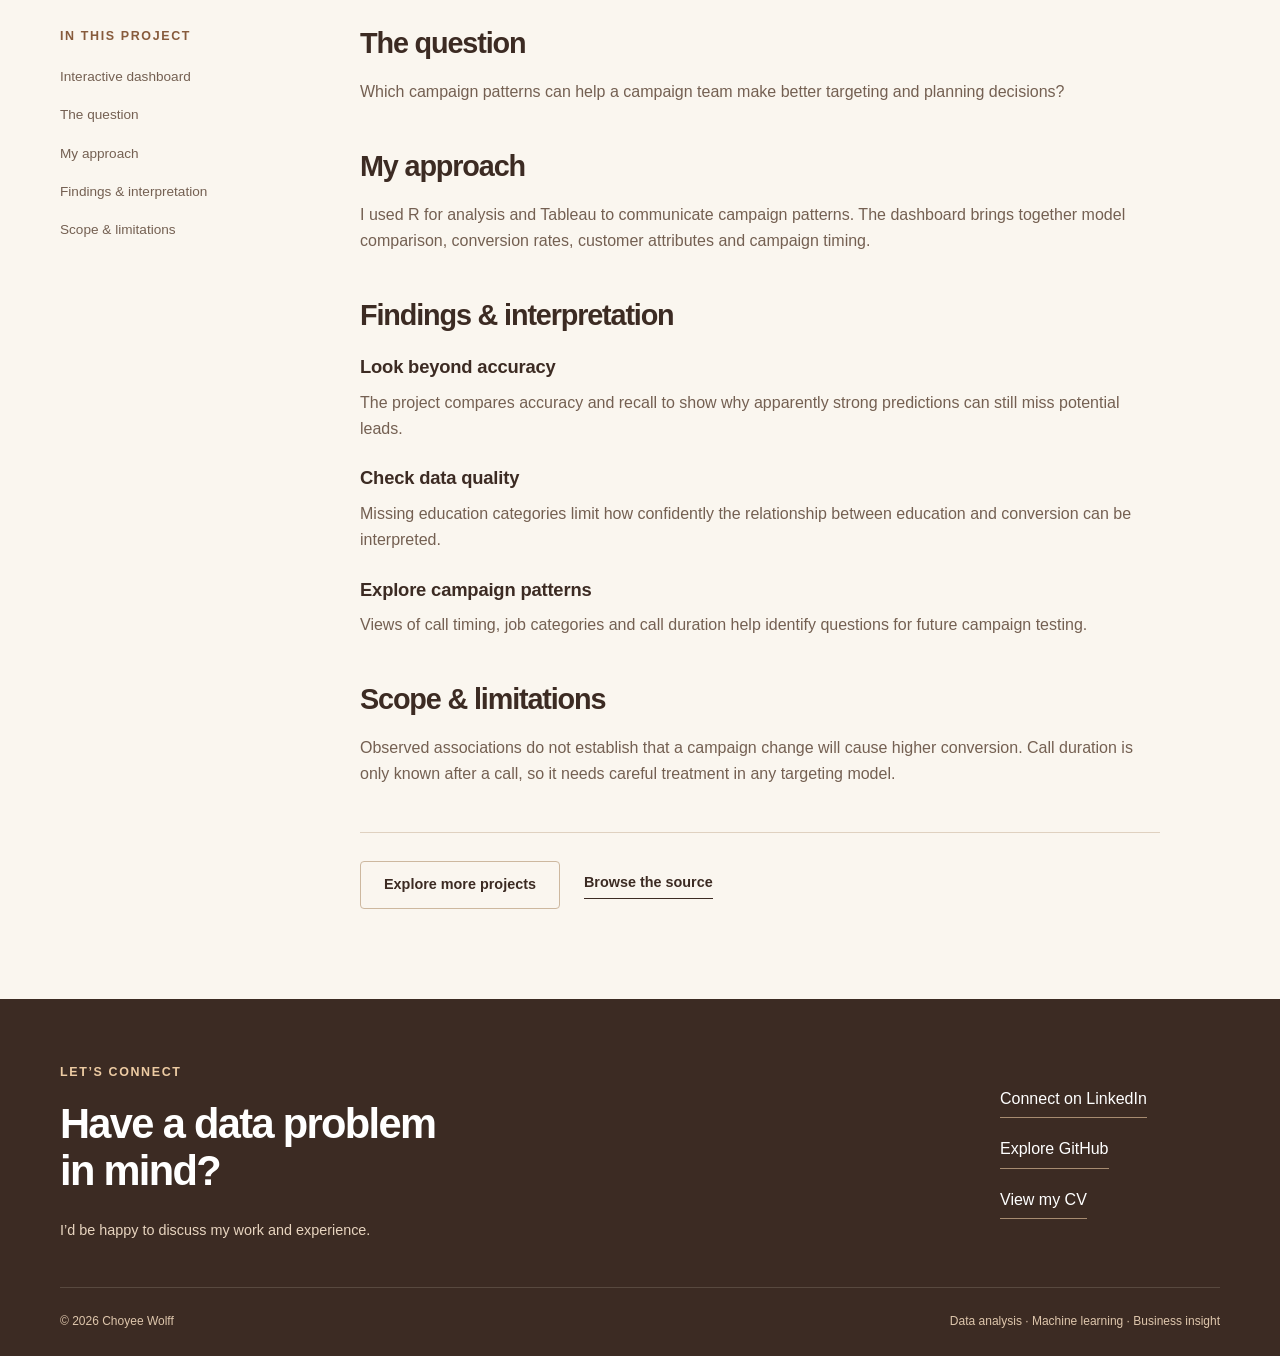
<file: P.telemarketing.html>
<!doctype html><html lang="en"><head><meta charset="utf-8"><meta name="viewport" content="width=device-width,initial-scale=1"><title>Campaign conversion analysis | Choyee Wolff</title><meta name="description" content="A stakeholder-focused dashboard exploring campaign conversions, customer characteristics and model performance."><meta name="theme-color" content="#3c2b23"><link rel="icon" href="assets/favicon.svg" type="image/svg+xml"><link rel="stylesheet" href="assets/portfolio.css"><script src="assets/portfolio.js" defer></script></head><body><a class="skip" href="#main">Skip to content</a><header class="site-header"><div class="container nav-wrap"><a class="brand" href="index.html" aria-label="Choyee Wolff home"><span class="monogram" aria-hidden="true">cw<span>.</span></span><span>Choyee Wolff</span></a><nav aria-label="Main navigation"><a aria-current="page" href="index.html#projects">Projects</a><a  href="index.html#experience">Experience</a><a  href="about_me.html">About</a><a class="nav-cv"  href="cv.html">View CV</a></nav></div></header><main id="main"><section class="case-hero container"><a class="text-link breadcrumb" href="index.html#projects">All projects</a><p class="eyebrow">Campaign analytics</p><h1>Campaign conversion analysis</h1><p class="case-lead">A stakeholder-focused dashboard exploring campaign conversions, customer characteristics and model performance.</p><ul class="tags" aria-label="Tools and methods"><li>R</li><li>Tableau</li><li>Classification</li></ul><a class="button" href="https://github.com/Choyee-Wolff/TeleMarketing">View project on GitHub</a></section><section id="dashboard" class="container dashboard-section" aria-labelledby="dashboard-title"><div class="dashboard-heading"><div><p class="eyebrow">Explore the data</p><h2 id="dashboard-title">Interactive Tableau dashboard</h2><p>Select marks to explore the charts. Use the Tableau toolbar to reset the view.</p></div><a class="button secondary" href="https://public.tableau.com/views/Dashboarddonttouch/Dashboard1" target="_blank" rel="noopener noreferrer">Open in Tableau Public</a></div><div class="dashboard-frame"><tableau-viz id="campaign-dashboard" src="https://public.tableau.com/views/Dashboarddonttouch/Dashboard1" width="100%" height="100%" toolbar="bottom" hide-tabs><noscript><p>JavaScript is needed for the embedded dashboard. <a href="https://public.tableau.com/views/Dashboarddonttouch/Dashboard1">Open the dashboard in Tableau Public</a>.</p></noscript></tableau-viz></div><script type="module" src="https://public.tableau.com/javascripts/api/tableau.embedding.3.latest.min.js"></script></section><div class="container case-body"><aside class="case-index"><p class="eyebrow">In this project</p><nav aria-label="Case study sections"><a href="#dashboard">Interactive dashboard</a><a href="#question">The question</a><a href="#approach">My approach</a><a href="#findings">Findings &amp; interpretation</a><a href="#limitations">Scope &amp; limitations</a></nav></aside><article class="case-content"><section id="question"><h2>The question</h2><p>Which campaign patterns can help a campaign team make better targeting and planning decisions?</p></section><section id="approach"><h2>My approach</h2><p>I used R for analysis and Tableau to communicate campaign patterns. The dashboard brings together model comparison, conversion rates, customer attributes and campaign timing.</p></section><section id="findings"><h2>Findings &amp; interpretation</h2><h3>Look beyond accuracy</h3><p>The project compares accuracy and recall to show why apparently strong predictions can still miss potential leads.</p><h3>Check data quality</h3><p>Missing education categories limit how confidently the relationship between education and conversion can be interpreted.</p><h3>Explore campaign patterns</h3><p>Views of call timing, job categories and call duration help identify questions for future campaign testing.</p></section><section id="limitations"><h2>Scope &amp; limitations</h2><p>Observed associations do not establish that a campaign change will cause higher conversion. Call duration is only known after a call, so it needs careful treatment in any targeting model.</p></section><div class="case-end"><a class="button secondary" href="index.html#projects">Explore more projects</a><a class="text-link" href="https://github.com/Choyee-Wolff/TeleMarketing">Browse the source</a></div></article></div></main><footer class="site-footer"><div class="container"><div class="footer-top"><div><p class="eyebrow">Let’s connect</p><h2>Have a data problem<br>in mind?</h2><p>I’d be happy to discuss my work and experience.</p></div><div class="footer-links"><a href="https://www.linkedin.com/in/ch00yee/">Connect on LinkedIn</a><a href="https://github.com/Choyee-Wolff">Explore GitHub</a><a href="cv.html">View my CV</a></div></div><div class="footer-bottom"><span>© 2026 Choyee Wolff</span><span>Data analysis · Machine learning · Business insight</span></div></div></footer></body></html>
</file>
<file: assets/portfolio.css>
:root{--ink:#3c2b23;--muted:#746052;--accent:#875b3c;--mint:#edcba3;--paper:#faf6ef;--soft:#efe5d7;--line:#dfd1c0;--max:1160px}
*{box-sizing:border-box}html{scroll-behavior:smooth;scroll-padding-top:110px}body{margin:0;background:var(--paper);color:var(--ink);font-family:Inter,"Segoe UI",Arial,sans-serif;font-size:16px;line-height:1.65}a{color:inherit;text-decoration:none}a:hover{text-decoration:underline;text-underline-offset:5px}button{font:inherit;cursor:pointer}img{display:block;max-width:100%;height:auto}h1,h2,h3,p,ul{margin-top:0}h1,h2,h3{font-weight:600;line-height:1.12;letter-spacing:-.04em}h1{font-size:clamp(2.7rem,5.6vw,5rem);margin-bottom:20px}h2{font-size:clamp(2rem,3.6vw,3.1rem);margin-bottom:24px}h3{font-size:1.4rem;letter-spacing:-.025em}p{margin-bottom:24px}.container{width:min(var(--max),calc(100% - 96px));margin-inline:auto}.eyebrow{text-transform:uppercase;letter-spacing:.13em;font-size:.78rem;font-weight:700;line-height:1.5;margin-bottom:20px;color:var(--accent)}.sr-only{position:absolute;width:1px;height:1px;overflow:hidden;clip-path:inset(50%);white-space:nowrap}.skip{position:fixed;top:-100px;left:20px;padding:14px;background:var(--ink);color:white;z-index:20}.skip:focus{top:12px}a:focus-visible,button:focus-visible{outline:3px solid #996942;outline-offset:5px}[hidden]{display:none!important}
.site-header{background:#faf6efed;border-bottom:1px solid var(--line);position:sticky;top:0;z-index:10;backdrop-filter:blur(14px)}.nav-wrap{display:flex;align-items:center;justify-content:space-between;min-height:88px;gap:24px}.brand{display:flex;align-items:center;gap:14px;font-weight:600}.brand:hover{text-decoration:none}.monogram{display:inline-flex;align-items:center;justify-content:center;background:var(--ink);color:white;width:44px;height:44px;font-size:1.4rem;letter-spacing:-.12em;border-radius:4px;padding-right:4px}.monogram span{color:var(--mint)}.nav-wrap nav{display:flex;align-items:center;gap:32px;font-size:.9rem;font-weight:600}.nav-wrap nav a[aria-current]{color:var(--accent)}.nav-cv{border:1px solid var(--line);padding:9px 18px;border-radius:4px}
.hero{display:grid;grid-template-columns:1.65fr 1fr;gap:110px;padding-block:90px 82px;align-items:center}.hero h1{letter-spacing:-.055em;margin-bottom:12px}.title-dot{color:var(--accent)}.hero-role{font-size:1.4rem;color:var(--accent);font-weight:500;margin-bottom:24px}.hero-description{max-width:600px;font-size:1.12rem;color:var(--muted);line-height:1.75}.actions{display:flex;align-items:center;flex-wrap:wrap;gap:14px;margin-block:30px}.button{display:inline-flex;justify-content:center;align-items:center;min-height:48px;padding:12px 23px;background:var(--ink);border:1px solid var(--ink);border-radius:4px;color:white;font-size:.9rem;font-weight:600;line-height:1.5;transition:background .15s}.button:hover{background:#644630;text-decoration:none}.button.secondary{background:var(--paper);color:var(--ink);border-color:#cdb89f}.button.secondary:hover{background:var(--soft)}.hero-note{display:flex;flex-wrap:wrap;gap:10px 25px;font-size:.8rem;color:var(--muted);padding-top:10px}.hero-note strong{color:var(--ink)}.hero-aside{border-left:1px solid var(--line);padding-left:40px}.hero-aside>.eyebrow{color:var(--muted)}.expertise-line{border-bottom:1px solid var(--line);padding:18px 0}.expertise-line span{font-size:1.5rem;font-weight:500;letter-spacing:-.03em}.expertise-line p{color:var(--muted);font-size:.9rem;margin:3px 0}.hero-aside .text-link{margin-top:24px}.text-link{display:inline-block;font-size:.9rem;font-weight:600;border-bottom:1px solid var(--ink);padding-bottom:3px}.text-link:hover{text-decoration:none;color:var(--accent);border-color:var(--accent)}
.featured-section{background:var(--soft);padding-block:66px}.featured{display:grid;grid-template-columns:1fr 1fr;align-items:center;gap:70px}.featured-copy p:not(.eyebrow){color:var(--muted);max-width:480px}.featured-copy .button{margin-top:12px}.tags{display:flex;flex-wrap:wrap;gap:7px;list-style:none;padding:0;margin-bottom:22px}.tags li{font-size:.78rem;font-weight:500;line-height:1.4;color:#70543d;background:#f0e4d4;border:1px solid #e0d0bc;padding:5px 10px;border-radius:3px}.research-visual{position:relative;overflow:hidden;background:#493328;color:#fff;min-height:410px;border-radius:6px;box-shadow:0 18px 35px #3c2b2312}.visual-top,.visual-bottom{position:relative;z-index:1;padding:24px 28px;display:flex;justify-content:space-between;gap:18px;font-size:.66rem;letter-spacing:.04em;color:#ebd9c3}.visual-top{border-bottom:1px solid #fff5e525}.visual-top>span:first-child{letter-spacing:.16em}.visual-caption{position:relative;z-index:1;padding:24px 30px}.visual-caption>span{text-transform:uppercase;font-size:.65rem;letter-spacing:.13em;color:var(--mint)}.visual-caption strong{display:block;font-weight:500;font-size:3.25rem;letter-spacing:-.045em;line-height:1.05;margin-top:15px}.visual-caption p{font-size:.8rem;margin-top:20px;margin-bottom:0;color:#ebd9c3}.visual-bottom{border-top:1px solid #fff5e525}.contours{position:absolute;width:380px;height:410px;right:-160px;top:15px;transform:rotate(-24deg)}.contours i{position:absolute;inset:0;border:1px solid #dfb68a40;border-radius:43% 55% 35% 48%}.contours i:nth-child(2){inset:19px}.contours i:nth-child(3){inset:38px}.contours i:nth-child(4){inset:57px}.contours i:nth-child(5){inset:76px}.contours i:nth-child(6){inset:95px}.contours i:nth-child(7){inset:114px}.contours i:nth-child(8){inset:133px}
.section{padding-block:86px}.section-heading{display:flex;align-items:end;justify-content:space-between;gap:50px;margin-bottom:32px}.section-heading h2{margin-bottom:0}.section-heading p:not(.eyebrow){max-width:300px;margin-bottom:4px;color:var(--muted);font-size:.95rem}.section-heading .eyebrow{margin-bottom:12px}.filters{display:flex;gap:10px;flex-wrap:wrap;margin-block:32px}.filters button{border:1px solid var(--line);border-radius:4px;padding:9px 17px;background:var(--paper);color:var(--muted);font-size:.85rem}.filters button[aria-pressed=true]{background:var(--ink);color:white;border-color:var(--ink)}.filters button:hover{border-color:var(--ink)}.project-grid{display:grid;grid-template-columns:1fr 1fr;gap:44px 30px}.project-card{min-width:0;border-bottom:1px solid var(--line);padding-bottom:30px}.project-image{display:flex;align-items:center;justify-content:center;aspect-ratio:16/9;background:#f0e8dc;overflow:hidden;border-radius:5px}.project-image img{width:100%;height:100%;object-fit:contain;padding:20px;transition:transform .2s}.project-image:hover img{transform:scale(1.025)}.project-copy{padding:23px 4px 0}.project-copy .eyebrow{margin-bottom:12px}.project-copy h3{margin-bottom:14px;font-size:1.55rem}.project-copy p:not(.eyebrow){color:var(--muted);font-size:.95rem;max-width:490px}.project-copy .tags{margin-bottom:20px}.experience-section{background:#f2eadd}.role{display:grid;grid-template-columns:230px 1fr;gap:46px;border-top:1px solid var(--line);padding-block:30px}.role:last-child{padding-bottom:0}.role-date{color:var(--muted);font-size:.85rem;margin-bottom:4px}.company{font-size:1.3rem;font-weight:600;margin-bottom:0}.role h3{margin-bottom:15px}.role ul{padding-left:18px;margin-bottom:0;color:var(--muted);font-size:.95rem}.role li{padding-left:3px;margin-bottom:8px}.skill-grid{display:grid;grid-template-columns:repeat(3,1fr);gap:36px;padding-top:15px}.skill-grid article+article{border-left:1px solid var(--line);padding-left:30px}.skill-grid h3{font-size:1.2rem;line-height:1.3}.skill-grid p{color:var(--muted);font-size:.9rem}.site-footer{background:var(--ink);color:#fff;padding-block:64px 24px}.site-footer .eyebrow{color:var(--mint)}.footer-top{display:flex;justify-content:space-between;gap:50px;padding-bottom:45px}.footer-top h2{font-size:2.6rem}.footer-top p:not(.eyebrow){color:#e7d4bf;font-size:.9rem;margin-bottom:0}.footer-links{display:flex;flex-direction:column;gap:18px;align-items:start;justify-content:center;min-width:220px;font-size:1rem}.footer-links a{border-bottom:1px solid #a78b70;padding-bottom:5px}.footer-bottom{display:flex;justify-content:space-between;gap:20px;border-top:1px solid #fff5e525;padding-top:24px;color:#dec6ac;font-size:.75rem}
.case-hero{padding-block:45px 55px}.breadcrumb{margin-bottom:36px;color:var(--muted)}.case-hero h1{max-width:950px;font-size:clamp(2.5rem,5vw,4.4rem)}.case-lead{font-size:1.2rem;color:var(--muted);max-width:820px}.case-cover{background:var(--soft);padding:34px;border-radius:5px;display:flex;justify-content:center}.case-cover img{max-height:530px;object-fit:contain}.research-cover{max-width:1160px}.research-cover .research-visual{min-height:350px}.research-cover .visual-caption strong{font-size:3.7rem}.research-cover .contours{right:60px;width:500px;height:500px;top:-10px}.research-cover .visual-caption strong br{display:none}.research-cover .visual-caption strong{word-spacing:.2em}.case-body{display:grid;grid-template-columns:230px 1fr;gap:70px;padding-block:70px 90px}.case-index nav{display:flex;flex-direction:column;gap:16px;font-size:.85rem;color:var(--muted)}.case-index{align-self:start;position:sticky;top:120px}.case-content{min-width:0;max-width:800px}.case-content section{margin-bottom:44px}.case-content h2{font-size:1.8rem;margin-bottom:20px}.case-content h3{font-size:1.15rem;letter-spacing:-.01em;margin-top:26px;margin-bottom:12px}.case-content p{color:var(--muted)}figure{margin:28px 0 40px}figure img{border:1px solid var(--line);width:100%;background:var(--paper)}figcaption{color:var(--muted);font-size:.8rem;margin-top:12px}.case-end{border-top:1px solid var(--line);padding-top:28px;display:flex;flex-wrap:wrap;align-items:center;gap:24px}.about-hero{padding-block:75px 45px}.about-hero h1{font-size:clamp(2.6rem,5vw,4.2rem)}.about-layout{display:grid;grid-template-columns:1.7fr 1fr;gap:80px;padding-bottom:90px}.about-layout p{color:var(--muted)}.about-layout h2{font-size:1.8rem;margin-top:28px}.education-panel{background:var(--soft);border-radius:5px;padding:35px;align-self:start}.education-panel h3{font-size:1.2rem;margin-bottom:10px}.education-panel p{font-size:.9rem}.cv-document{max-width:1040px;padding-block:65px 80px}.cv-heading{display:flex;justify-content:space-between;align-items:start;gap:30px;border-bottom:1px solid var(--line);margin-bottom:40px;padding-bottom:20px}.cv-heading h1{font-size:3.4rem}.cv-heading .hero-role{margin-bottom:12px}.cv-heading a{text-decoration:underline;text-underline-offset:4px}.cv-document section{margin-bottom:40px}.cv-document section>h2{font-size:1.7rem;border-bottom:1px solid var(--line);padding-bottom:12px}.cv-document section>p,.cv-education p{color:var(--muted)}.cv-document .role{grid-template-columns:210px 1fr;gap:30px}.cv-document h3{font-size:1.2rem}.cv-education h3{margin-bottom:6px}.cv-education p{margin-bottom:22px}.cv-document section>ul{color:var(--muted)}
@media(min-width:1500px){.hero{padding-block:105px}.featured-section{padding-block:80px}}
@media(max-width:1000px){.container{width:calc(100% - 56px)}.hero{gap:45px;grid-template-columns:1.6fr 1fr;padding-block:65px}.hero-aside{padding-left:26px}.featured{gap:40px}.featured h2{font-size:2.5rem}.section-heading{gap:25px}.skill-grid{gap:22px}.skill-grid article+article{padding-left:22px}.case-body{gap:35px;grid-template-columns:180px 1fr}.about-layout{gap:40px}}
@media(max-width:720px){html{scroll-padding-top:130px}.container{width:calc(100% - 40px)}.nav-wrap{padding-block:14px;min-height:0;gap:12px;flex-wrap:wrap}.brand{font-size:.95rem}.monogram{width:34px;height:34px;font-size:1.2rem}.nav-wrap nav{width:100%;justify-content:space-between;gap:10px;font-size:.83rem}.nav-cv{padding:5px 13px}.hero{display:block;padding-block:48px}.hero h1{font-size:3.1rem}.hero-role{font-size:1.2rem}.hero-description{font-size:1rem}.hero-note{font-size:.8rem;gap:8px;flex-direction:column}.hero-aside{margin-top:40px;padding-left:0;border-left:0;display:grid;grid-template-columns:repeat(3,1fr);gap:12px}.hero-aside>.eyebrow,.hero-aside>.text-link{grid-column:1/-1}.hero-aside>.eyebrow{margin-bottom:0}.hero-aside>.text-link{justify-self:start;margin-top:8px}.expertise-line{padding-block:8px 12px}.expertise-line span{font-size:1.2rem}.expertise-line p{font-size:.8rem;line-height:1.5}.featured-section{padding-block:40px}.featured{grid-template-columns:1fr;gap:32px}.featured h2{font-size:2.3rem}.research-visual{min-height:380px}.visual-top,.visual-bottom{padding:20px;font-size:.6rem}.visual-caption{padding:20px}.visual-caption strong{font-size:3rem}.section{padding-block:52px}.section-heading{display:block;margin-bottom:26px}.section-heading p:not(.eyebrow){margin-top:20px;max-width:100%}.section-heading>.text-link{margin-top:20px}.filters{gap:8px;margin-block:25px}.filters button{font-size:.8rem;padding:8px 12px}.project-grid{grid-template-columns:1fr;gap:30px}.project-copy h3{font-size:1.45rem}.role{grid-template-columns:1fr;gap:16px;padding-block:26px}.role ul{font-size:.9rem}.skill-grid{grid-template-columns:1fr;gap:24px}.skill-grid article+article{border-left:0;border-top:1px solid var(--line);padding:24px 0 0}.skill-grid article .tags{margin-bottom:0}.footer-top{display:block;padding-bottom:30px}.footer-top h2{font-size:2.3rem}.footer-links{margin-top:32px;gap:16px}.footer-bottom{flex-direction:column;gap:8px}.case-hero{padding-block:30px 35px}.case-hero h1{font-size:2.6rem}.case-lead{font-size:1.06rem}.case-cover{padding:15px}.case-body{display:block;padding-block:35px 50px}.case-index{position:static;border-bottom:1px solid var(--line);padding-bottom:25px;margin-bottom:30px}.case-index nav{flex-direction:row;flex-wrap:wrap;gap:12px 20px}.research-cover .visual-caption strong{font-size:2.8rem}.research-cover .visual-caption strong br{display:block}.research-cover .contours{right:-240px}.about-hero{padding-block:45px 25px}.about-layout{grid-template-columns:1fr;gap:30px;padding-bottom:50px}.education-panel{padding:26px}.cv-document{padding-block:40px}.cv-heading{display:block}.cv-heading h1{font-size:2.8rem}.cv-document .role{grid-template-columns:1fr;gap:12px}.cv-heading .button{margin-top:10px}}
.insight-aside{padding-left:0;border-left:0;min-width:0}.insight-art{background:#493328;color:#fff;border-radius:8px;padding:24px 22px 20px;overflow:hidden}.insight-art-label{display:flex;justify-content:space-between;align-items:center;color:#ebd9c3;font-size:.78rem;letter-spacing:.04em}.insight-spark{color:var(--mint);font-size:1.5rem;line-height:1}.insight-chart{display:block;width:100%;height:auto;margin-block:15px 12px;overflow:visible}.insight-grid{stroke:#fff5e512;stroke-width:1}.insight-line{stroke:#eac18e;stroke-width:2;stroke-linecap:round;stroke-linejoin:round;stroke-dasharray:1;stroke-dashoffset:0;animation:insight-connect 1.1s 1.3s both}.insight-dot{fill:#edcba3;animation:insight-gather 1.5s cubic-bezier(.22,.68,.15,1) both;animation-delay:var(--delay)}.insight-ring{stroke:#edcba3;stroke-width:1;opacity:.5;transform-origin:338px 24px;animation:insight-finish 1s 2.3s both}.insight-art>p{font-size:1.1rem;letter-spacing:-.015em;margin:0;color:#fff4e4}.insight-tools{color:var(--muted);font-size:.8rem;margin:15px 0 0;line-height:1.8}.insight-aside .text-link{margin-top:18px}
@keyframes insight-gather{0%,15%{transform:translate(var(--dx),var(--dy));opacity:.35}100%{transform:translate(0,0);opacity:1}}
@keyframes insight-connect{from{stroke-dashoffset:1;opacity:0}to{stroke-dashoffset:0;opacity:1}}
@keyframes insight-finish{from{transform:scale(.35);opacity:0}50%{opacity:1}to{transform:scale(1);opacity:.5}}
@media(max-width:720px){.hero-aside.insight-aside{display:block;margin-top:34px}.insight-art{max-width:420px}.insight-chart{max-height:170px}.insight-tools{margin-top:12px}.insight-aside .text-link{margin-top:14px}}
@media(prefers-reduced-motion:reduce){html{scroll-behavior:auto}*,*::before,*::after{transition:none!important;animation:none!important}}
@media print{@page{size:A4;margin:16mm}body{font-size:10pt;color:#000;line-height:1.45;background:var(--paper)}.site-header,.site-footer,.print-button,.skip{display:none!important}.container{width:100%;max-width:none}.cv-document{padding:0}.cv-heading{margin-bottom:20px;padding-bottom:10px}.cv-heading h1{font-size:25pt}.cv-heading .hero-role{font-size:13pt}.cv-heading .eyebrow{margin-bottom:8px}.cv-document section{margin-bottom:20px}.cv-document section>h2{font-size:15pt;margin-bottom:12px;padding-bottom:6px;break-after:avoid}.cv-document h3{font-size:11pt;break-after:avoid}.cv-document p,.cv-document li{font-size:10pt}.cv-document .role{display:grid;grid-template-columns:150px 1fr;gap:20px;padding-block:15px;break-inside:avoid}.cv-document .role ul{font-size:10pt}.role-date{font-size:9pt}.company{font-size:11pt}.cv-document p{margin-bottom:10px}.eyebrow{font-size:9pt;color:#000}.cv-document a{color:#000}.cv-education h3{margin-bottom:4px}.cv-education p{margin-bottom:12px}h1,h2,h3{color:#000}.cv-document section>p,.cv-education p,.role ul{color:#222}}

/* Interactive project dashboard */
.dashboard-section{padding-block:10px 25px}.dashboard-heading{display:flex;align-items:center;justify-content:space-between;gap:30px;margin-bottom:25px}.dashboard-heading h2{font-size:1.8rem;margin-bottom:12px}.dashboard-heading .eyebrow{margin-bottom:10px}.dashboard-heading p:not(.eyebrow){font-size:.95rem;color:var(--muted);margin:0}.dashboard-heading .button{flex-shrink:0}.dashboard-frame{background:white;border:1px solid var(--line);border-radius:8px;overflow:auto;height:827px;min-height:827px}.dashboard-frame tableau-viz{display:block;width:100%;height:100%}
@media(max-width:720px){.dashboard-heading{display:block}.dashboard-heading .button{margin-top:20px}.dashboard-frame{border-radius:4px;height:2327px;min-height:2327px}}
/* Experience timeline */
.experience-timeline{list-style:none;margin:48px 0 0;padding:0}
.timeline-step{position:relative;display:grid;grid-template-columns:180px 32px minmax(0,1fr);column-gap:28px;padding-bottom:42px}
.timeline-step:last-child{padding-bottom:0}
.timeline-step:not(:last-child)::before,.timeline-step:not(:last-child)::after{content:"";position:absolute;left:223px;top:17px;bottom:-17px;width:2px;background:var(--line);transform-origin:top}
.timeline-step:not(:last-child)::after{background:#ac825c;transform:scaleY(1);transition:transform 1s ease .18s}
.timeline-period{text-align:right;padding-top:9px}
.timeline-period p{font-size:.9rem;color:var(--muted);margin-bottom:12px}
.current-role{display:inline-block;background:#e6d5be;color:#644630;border:1px solid #d7bea0;padding:4px 10px;font-size:.78rem;border-radius:30px;font-weight:600}
.timeline-node{position:relative;align-self:start;z-index:1;height:36px}
.timeline-node::before{content:"";position:absolute;left:8px;top:10px;width:16px;height:16px;border-radius:50%;background:var(--paper);border:2px solid #ac825c;transition:background .4s ease,box-shadow .5s ease}
.timeline-step:first-child .timeline-node::before{background:#875b3c;border-color:#875b3c;box-shadow:0 0 0 6px #875b3c12}
.timeline-body{padding:27px 32px;background:#fcf8f2;border:1px solid var(--line);border-radius:10px;transition:opacity .65s ease,transform .65s cubic-bezier(.2,.7,.2,1)}
.timeline-company{font-size:.82rem;letter-spacing:.1em;text-transform:uppercase;color:var(--accent);font-weight:700;margin-bottom:10px}
.timeline-body h3{font-size:1.5rem;margin-bottom:20px}
.timeline-body ul{list-style:disc;padding-left:18px;color:var(--muted);margin-bottom:0;font-size:.95rem}
.timeline-body li{padding-left:3px;margin-bottom:10px}
.timeline-body li:last-child{margin-bottom:0}
.timeline-step.will-reveal:not(.is-visible) .timeline-body{opacity:0;transform:translateY(20px)}
.timeline-step.will-reveal:not(.is-visible)::after{transform:scaleY(0)}
.timeline-step.is-visible .timeline-node::before{background:#875b3c}
@media(max-width:1000px){.timeline-step{grid-template-columns:145px 28px minmax(0,1fr);column-gap:20px}.timeline-step:not(:last-child)::before,.timeline-step:not(:last-child)::after{left:178px}.timeline-node::before{left:6px}.timeline-body{padding:25px}}
@media(max-width:720px){.experience-timeline{margin-top:30px}.timeline-step{grid-template-columns:24px minmax(0,1fr);column-gap:16px;row-gap:15px;padding-bottom:32px}.timeline-period{grid-column:2;text-align:left;padding-top:0;display:flex;flex-wrap:wrap;align-items:center;gap:10px}.timeline-period p{margin:0;font-size:.85rem}.current-role{font-size:.75rem;padding:3px 9px}.timeline-node{grid-column:1;grid-row:1}.timeline-node::before{left:4px;top:6px;width:14px;height:14px}.timeline-body{grid-column:2;padding:22px 20px}.timeline-body h3{font-size:1.3rem}.timeline-body ul{font-size:.9rem}.timeline-step:not(:last-child)::before,.timeline-step:not(:last-child)::after{left:10px;top:13px;bottom:-13px}}
@media(prefers-reduced-motion:reduce){.timeline-step.will-reveal:not(.is-visible) .timeline-body{opacity:1;transform:none}.timeline-step.will-reveal:not(.is-visible)::after{transform:scaleY(1)}}
@media print{.timeline-step.will-reveal:not(.is-visible) .timeline-body{opacity:1;transform:none}.timeline-step{break-inside:avoid}.timeline-body{background:white}}
</file>
